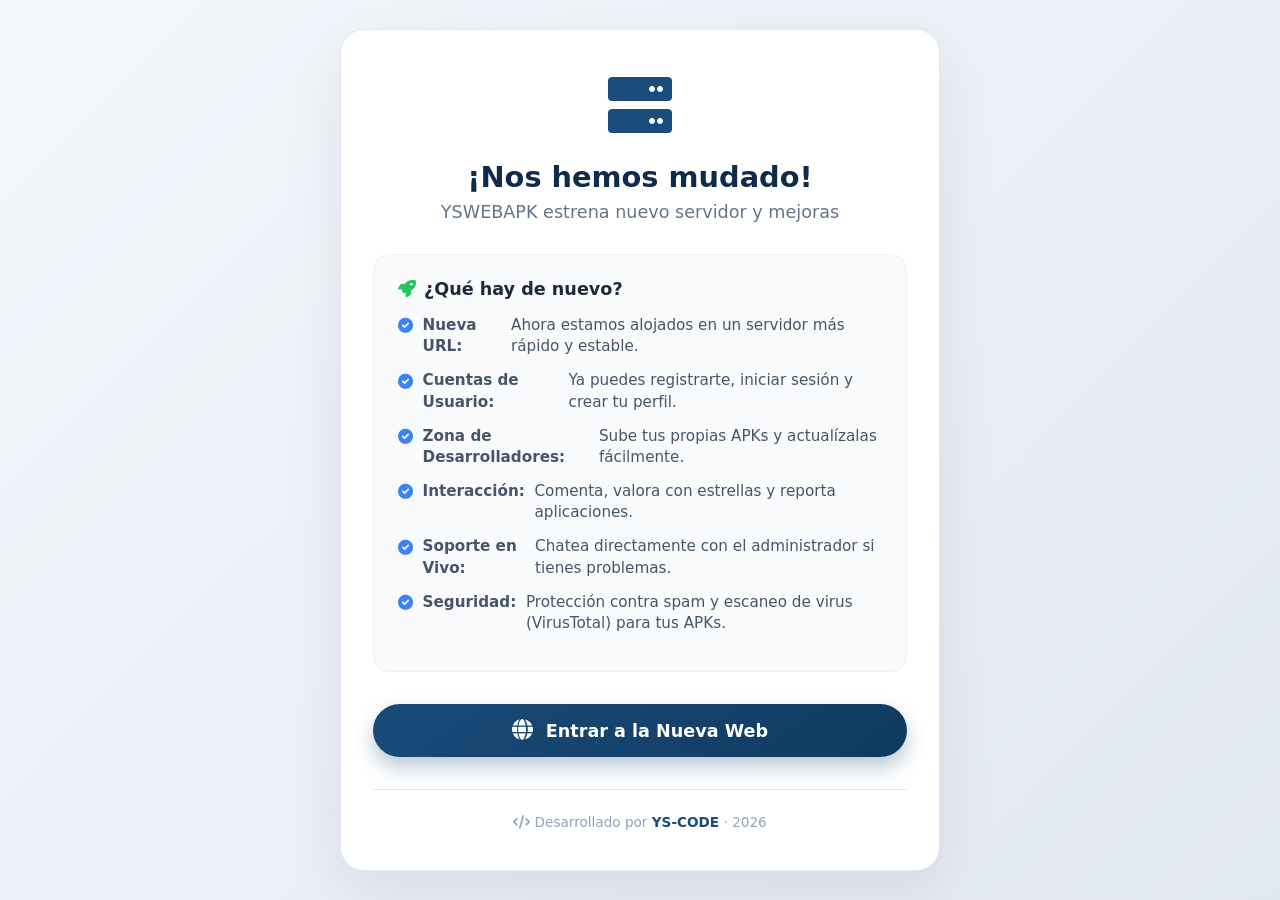
<file: index.html>
<!DOCTYPE html>
<html lang="es">
<head>
    <meta charset="UTF-8">
    <meta name="viewport" content="width=device-width, initial-scale=1.0">
    <title>YSWEBAPK - ¡Nos hemos mudado!</title>
    <link rel="icon" href="https://ysw.infinityfree.me/Ico.jpeg">
    <link rel="stylesheet" href="https://cdnjs.cloudflare.com/ajax/libs/font-awesome/6.0.0-beta3/css/all.min.css">
    <style>
        * {
            margin: 0;
            padding: 0;
            box-sizing: border-box;
            font-family: 'Segoe UI', Roboto, system-ui, -apple-system, sans-serif;
        }

        body {
            background: linear-gradient(135deg, #f4f7fc 0%, #e2e8f0 100%);
            color: #1e293b;
            min-height: 100vh;
            display: flex;
            align-items: center;
            justify-content: center;
            padding: 1.5rem;
        }

        .container {
            background: #ffffff;
            max-width: 600px;
            width: 100%;
            border-radius: 24px;
            padding: 2.5rem 2rem;
            box-shadow: 0 20px 60px rgba(0, 0, 0, 0.08);
            border: 1px solid #e2e8f0;
            text-align: center;
            animation: slideUp 0.6s ease-out;
        }

        @keyframes slideUp {
            from { opacity: 0; transform: translateY(30px); }
            to { opacity: 1; transform: translateY(0); }
        }

        .icon-server {
            font-size: 4rem;
            color: #1a4b7a;
            margin-bottom: 1rem;
            animation: pulse 2s infinite;
        }

        @keyframes pulse {
            0% { transform: scale(1); }
            50% { transform: scale(1.05); }
            100% { transform: scale(1); }
        }

        h1 {
            font-size: 1.8rem;
            color: #0f2b4b;
            margin-bottom: 0.5rem;
            font-weight: 800;
        }

        h2 {
            font-size: 1.1rem;
            color: #64748b;
            font-weight: 500;
            margin-bottom: 2rem;
        }

        .features-list {
            text-align: left;
            background: #f8fafc;
            border-radius: 16px;
            padding: 1.5rem;
            margin-bottom: 2rem;
            border: 1px solid #edf2f7;
        }

        .features-list h3 {
            font-size: 1.1rem;
            color: #1e293b;
            margin-bottom: 1rem;
            display: flex;
            align-items: center;
            gap: 0.5rem;
        }

        .features-list h3 i {
            color: #22c55e;
        }

        .features-list ul {
            list-style: none;
        }

        .features-list li {
            margin-bottom: 0.8rem;
            font-size: 0.95rem;
            color: #475569;
            display: flex;
            align-items: flex-start;
            gap: 0.6rem;
            line-height: 1.4;
        }

        .features-list li i {
            color: #3b82f6;
            margin-top: 0.2rem;
        }

        .btn-go {
            display: inline-flex;
            align-items: center;
            justify-content: center;
            gap: 0.8rem;
            background: linear-gradient(145deg, #1a4b7a, #0f3a5f);
            color: white;
            text-decoration: none;
            padding: 1rem 2rem;
            border-radius: 50px;
            font-weight: 700;
            font-size: 1.1rem;
            width: 100%;
            transition: all 0.3s ease;
            box-shadow: 0 10px 20px rgba(26, 75, 122, 0.3);
        }

        .btn-go:hover {
            transform: translateY(-3px);
            box-shadow: 0 15px 25px rgba(26, 75, 122, 0.4);
            background: linear-gradient(145deg, #0f3a5f, #1a4b7a);
        }

        .btn-go i {
            font-size: 1.3rem;
        }

        .footer {
            margin-top: 2rem;
            font-size: 0.85rem;
            color: #94a3b8;
            border-top: 1px solid #e2e8f0;
            padding-top: 1.5rem;
        }

        .footer strong {
            color: #1a4b7a;
        }

        @media (max-width: 480px) {
            .container { padding: 1.8rem 1.2rem; }
            h1 { font-size: 1.5rem; }
            h2 { font-size: 1rem; }
            .features-list { padding: 1rem; }
            .features-list li { font-size: 0.85rem; }
            .btn-go { font-size: 1rem; padding: 0.9rem 1.5rem; }
        }
    </style>
</head>
<body>

    <div class="container">
        <div class="icon-server">
            <i class="fas fa-server"></i>
        </div>
        
        <h1>¡Nos hemos mudado!</h1>
        <h2>YSWEBAPK estrena nuevo servidor y mejoras</h2>

        <div class="features-list">
            <h3><i class="fas fa-rocket"></i> ¿Qué hay de nuevo?</h3>
            <ul>
                <li><i class="fas fa-check-circle"></i> <strong>Nueva URL:</strong> Ahora estamos alojados en un servidor más rápido y estable.</li>
                <li><i class="fas fa-check-circle"></i> <strong>Cuentas de Usuario:</strong> Ya puedes registrarte, iniciar sesión y crear tu perfil.</li>
                <li><i class="fas fa-check-circle"></i> <strong>Zona de Desarrolladores:</strong> Sube tus propias APKs y actualízalas fácilmente.</li>
                <li><i class="fas fa-check-circle"></i> <strong>Interacción:</strong> Comenta, valora con estrellas y reporta aplicaciones.</li>
                <li><i class="fas fa-check-circle"></i> <strong>Soporte en Vivo:</strong> Chatea directamente con el administrador si tienes problemas.</li>
                <li><i class="fas fa-check-circle"></i> <strong>Seguridad:</strong> Protección contra spam y escaneo de virus (VirusTotal) para tus APKs.</li>
            </ul>
        </div>

        <a href="https://ysw.infinityfree.me/" class="btn-go">
            <i class="fas fa-globe"></i> Entrar a la Nueva Web
        </a>

        <div class="footer">
            <i class="fas fa-code"></i> Desarrollado por <strong>YS-CODE</strong> · 2026
        </div>
    </div>

</body>
</html>
</file>
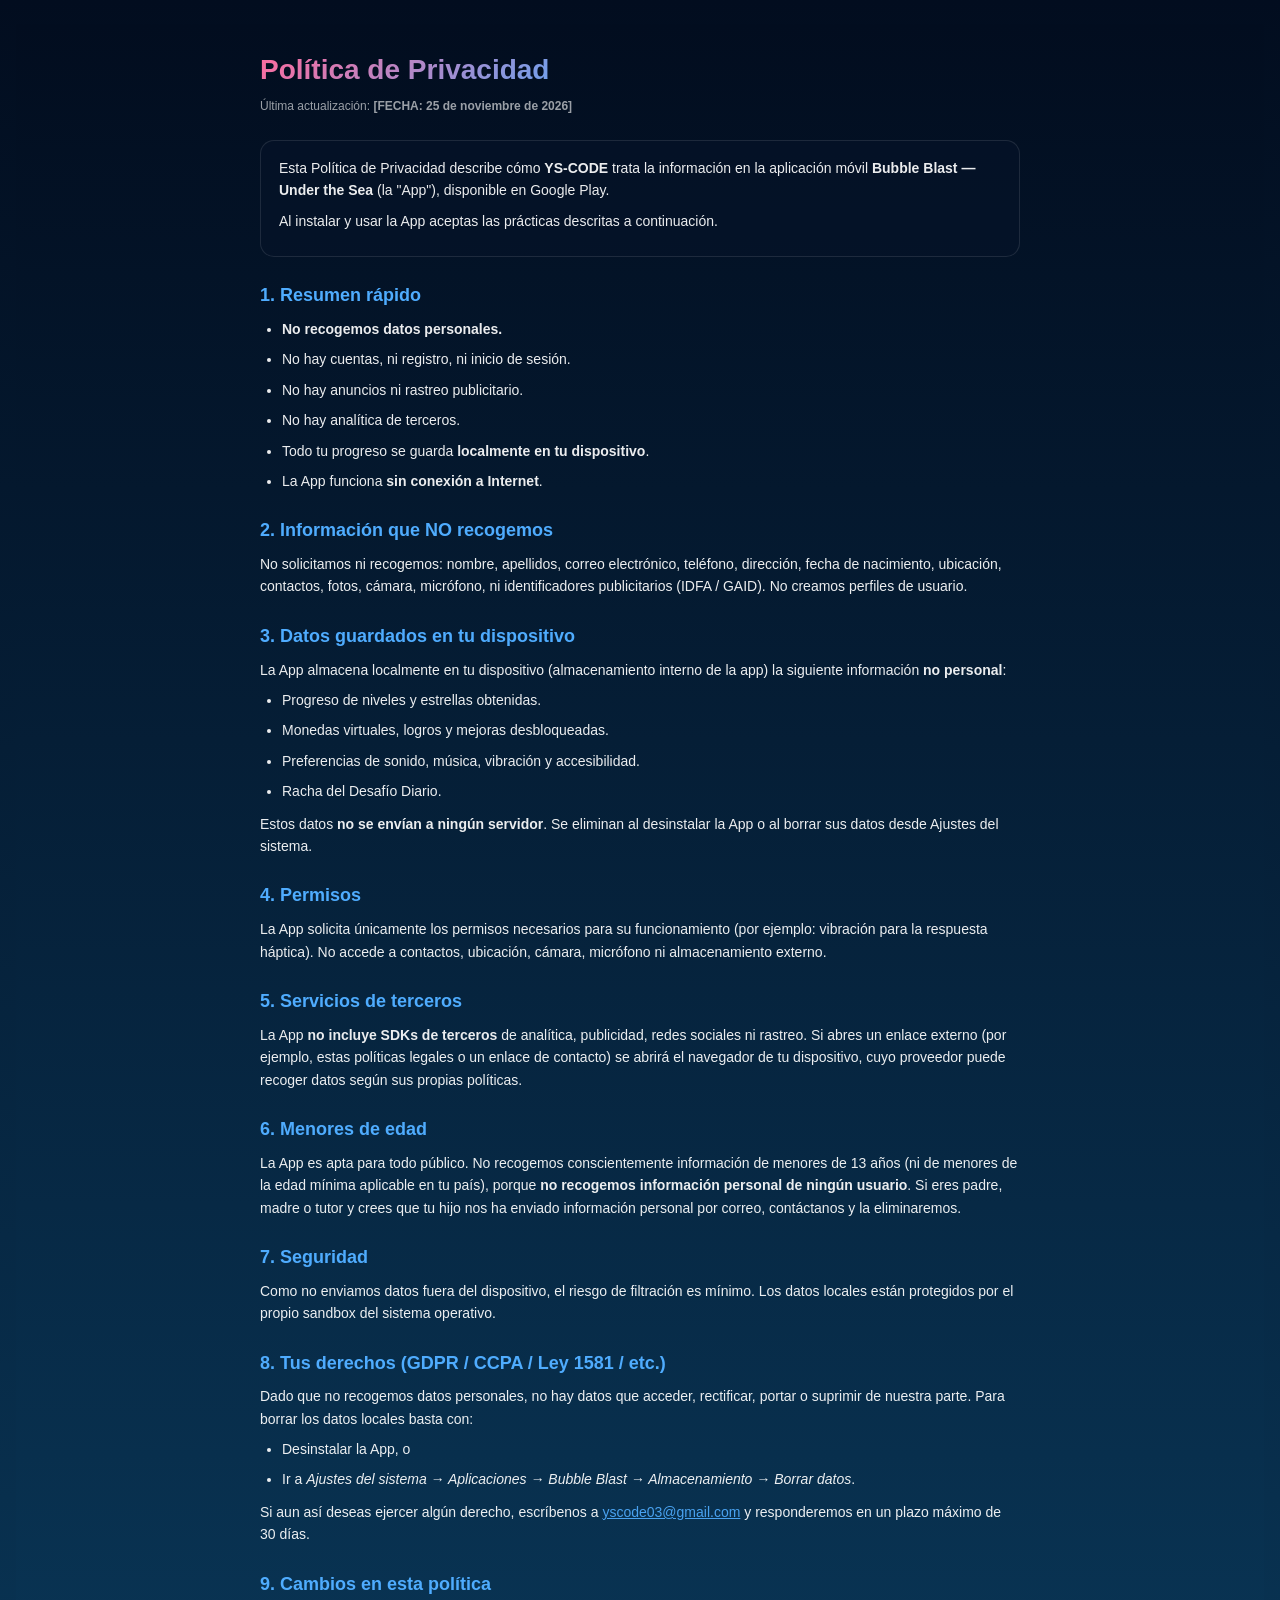
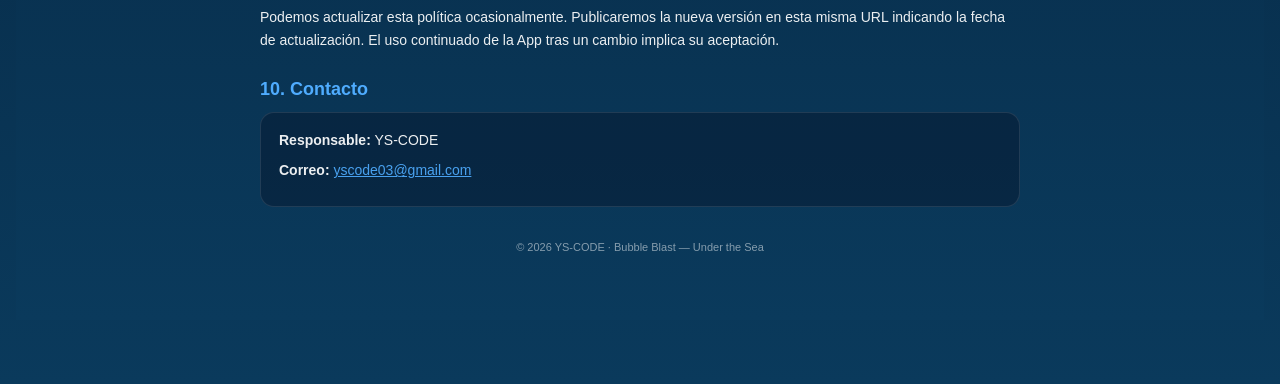
<file: Datosapks/legal/bubbleblast/politica.html>
<!DOCTYPE html>
<html lang="es">
<head>
<meta charset="UTF-8">
<meta name="viewport" content="width=device-width, initial-scale=1, viewport-fit=cover">
<meta name="theme-color" content="#020d1f">
<title>Política de Privacidad — Bubble Blast</title>
<style>
:root{--bg1:#020d1f;--bg2:#0a3a5c;--accent:#ff6b9d;--accent2:#4facfe;--gold:#ffd700;--text:#fff;}
*{margin:0;padding:0;box-sizing:border-box;}
html,body{background:linear-gradient(180deg,var(--bg1),var(--bg2));color:var(--text);
font-family:-apple-system,BlinkMacSystemFont,'Segoe UI',Roboto,sans-serif;line-height:1.6;
min-height:100vh;padding:24px 16px 64px;}
.wrap{max-width:760px;margin:0 auto;}
h1{font-size:28px;margin-bottom:4px;
background:linear-gradient(135deg,var(--accent),var(--accent2),var(--gold));
-webkit-background-clip:text;background-clip:text;-webkit-text-fill-color:transparent;}
.updated{font-size:12px;opacity:.6;margin-bottom:24px;}
h2{font-size:18px;margin:24px 0 8px;color:var(--accent2);}
h3{font-size:15px;margin:16px 0 6px;color:var(--gold);}
p,li{font-size:14px;opacity:.92;margin-bottom:8px;}
ul{padding-left:22px;margin-bottom:10px;}
a{color:var(--accent2);word-break:break-all;}
.card{background:rgba(8,22,42,.45);border:1px solid rgba(255,255,255,.1);
border-radius:14px;padding:16px 18px;margin-bottom:14px;}
.footer{text-align:center;font-size:11px;opacity:.5;margin-top:32px;}
</style>
</head>
<body>
<div class="wrap">

  <h1>Política de Privacidad</h1>
  <div class="updated">Última actualización: <b>[FECHA: 25 de noviembre de 2026]</b></div>

  <div class="card">
    <p>Esta Política de Privacidad describe cómo <b>YS-CODE</b> trata la
    información en la aplicación móvil <b>Bubble Blast — Under the Sea</b> (la "App"),
    disponible en Google Play.</p>
    <p>Al instalar y usar la App aceptas las prácticas descritas a continuación.</p>
  </div>

  <h2>1. Resumen rápido</h2>
  <ul>
    <li><b>No recogemos datos personales.</b></li>
    <li>No hay cuentas, ni registro, ni inicio de sesión.</li>
    <li>No hay anuncios ni rastreo publicitario.</li>
    <li>No hay analítica de terceros.</li>
    <li>Todo tu progreso se guarda <b>localmente en tu dispositivo</b>.</li>
    <li>La App funciona <b>sin conexión a Internet</b>.</li>
  </ul>

  <h2>2. Información que NO recogemos</h2>
  <p>No solicitamos ni recogemos: nombre, apellidos, correo electrónico, teléfono, dirección,
  fecha de nacimiento, ubicación, contactos, fotos, cámara, micrófono, ni identificadores
  publicitarios (IDFA / GAID). No creamos perfiles de usuario.</p>

  <h2>3. Datos guardados en tu dispositivo</h2>
  <p>La App almacena localmente en tu dispositivo (almacenamiento interno de la app) la
  siguiente información <b>no personal</b>:</p>
  <ul>
    <li>Progreso de niveles y estrellas obtenidas.</li>
    <li>Monedas virtuales, logros y mejoras desbloqueadas.</li>
    <li>Preferencias de sonido, música, vibración y accesibilidad.</li>
    <li>Racha del Desafío Diario.</li>
  </ul>
  <p>Estos datos <b>no se envían a ningún servidor</b>. Se eliminan al desinstalar la App
  o al borrar sus datos desde Ajustes del sistema.</p>

  <h2>4. Permisos</h2>
  <p>La App solicita únicamente los permisos necesarios para su funcionamiento
  (por ejemplo: vibración para la respuesta háptica). No accede a contactos, ubicación,
  cámara, micrófono ni almacenamiento externo.</p>

  <h2>5. Servicios de terceros</h2>
  <p>La App <b>no incluye SDKs de terceros</b> de analítica, publicidad, redes sociales
  ni rastreo. Si abres un enlace externo (por ejemplo, estas políticas legales o
  un enlace de contacto) se abrirá el navegador de tu dispositivo, cuyo
  proveedor puede recoger datos según sus propias políticas.</p>

  <h2>6. Menores de edad</h2>
  <p>La App es apta para todo público. No recogemos conscientemente información de
  menores de 13 años (ni de menores de la edad mínima aplicable en tu país),
  porque <b>no recogemos información personal de ningún usuario</b>. Si eres padre,
  madre o tutor y crees que tu hijo nos ha enviado información personal por
  correo, contáctanos y la eliminaremos.</p>

  <h2>7. Seguridad</h2>
  <p>Como no enviamos datos fuera del dispositivo, el riesgo de filtración es mínimo.
  Los datos locales están protegidos por el propio sandbox del sistema operativo.</p>

  <h2>8. Tus derechos (GDPR / CCPA / Ley 1581 / etc.)</h2>
  <p>Dado que no recogemos datos personales, no hay datos que acceder, rectificar,
  portar o suprimir de nuestra parte. Para borrar los datos locales basta con:</p>
  <ul>
    <li>Desinstalar la App, o</li>
    <li>Ir a <i>Ajustes del sistema → Aplicaciones → Bubble Blast → Almacenamiento → Borrar datos</i>.</li>
  </ul>
  <p>Si aun así deseas ejercer algún derecho, escríbenos a
  <a href="mailto:yscode03@gmail.com">yscode03@gmail.com</a> y responderemos
  en un plazo máximo de 30 días.</p>

  <h2>9. Cambios en esta política</h2>
  <p>Podemos actualizar esta política ocasionalmente. Publicaremos la nueva
  versión en esta misma URL indicando la fecha de actualización. El uso
  continuado de la App tras un cambio implica su aceptación.</p>

  <h2>10. Contacto</h2>
  <div class="card">
    <p><b>Responsable:</b> YS-CODE</p>
    <p><b>Correo:</b> <a href="mailto:yscode03@gmail.com">yscode03@gmail.com</a></p>
    
  </div>

  <div class="footer">© 2026 YS-CODE · Bubble Blast — Under the Sea</div>
</div>
</body>
</html>
</file>
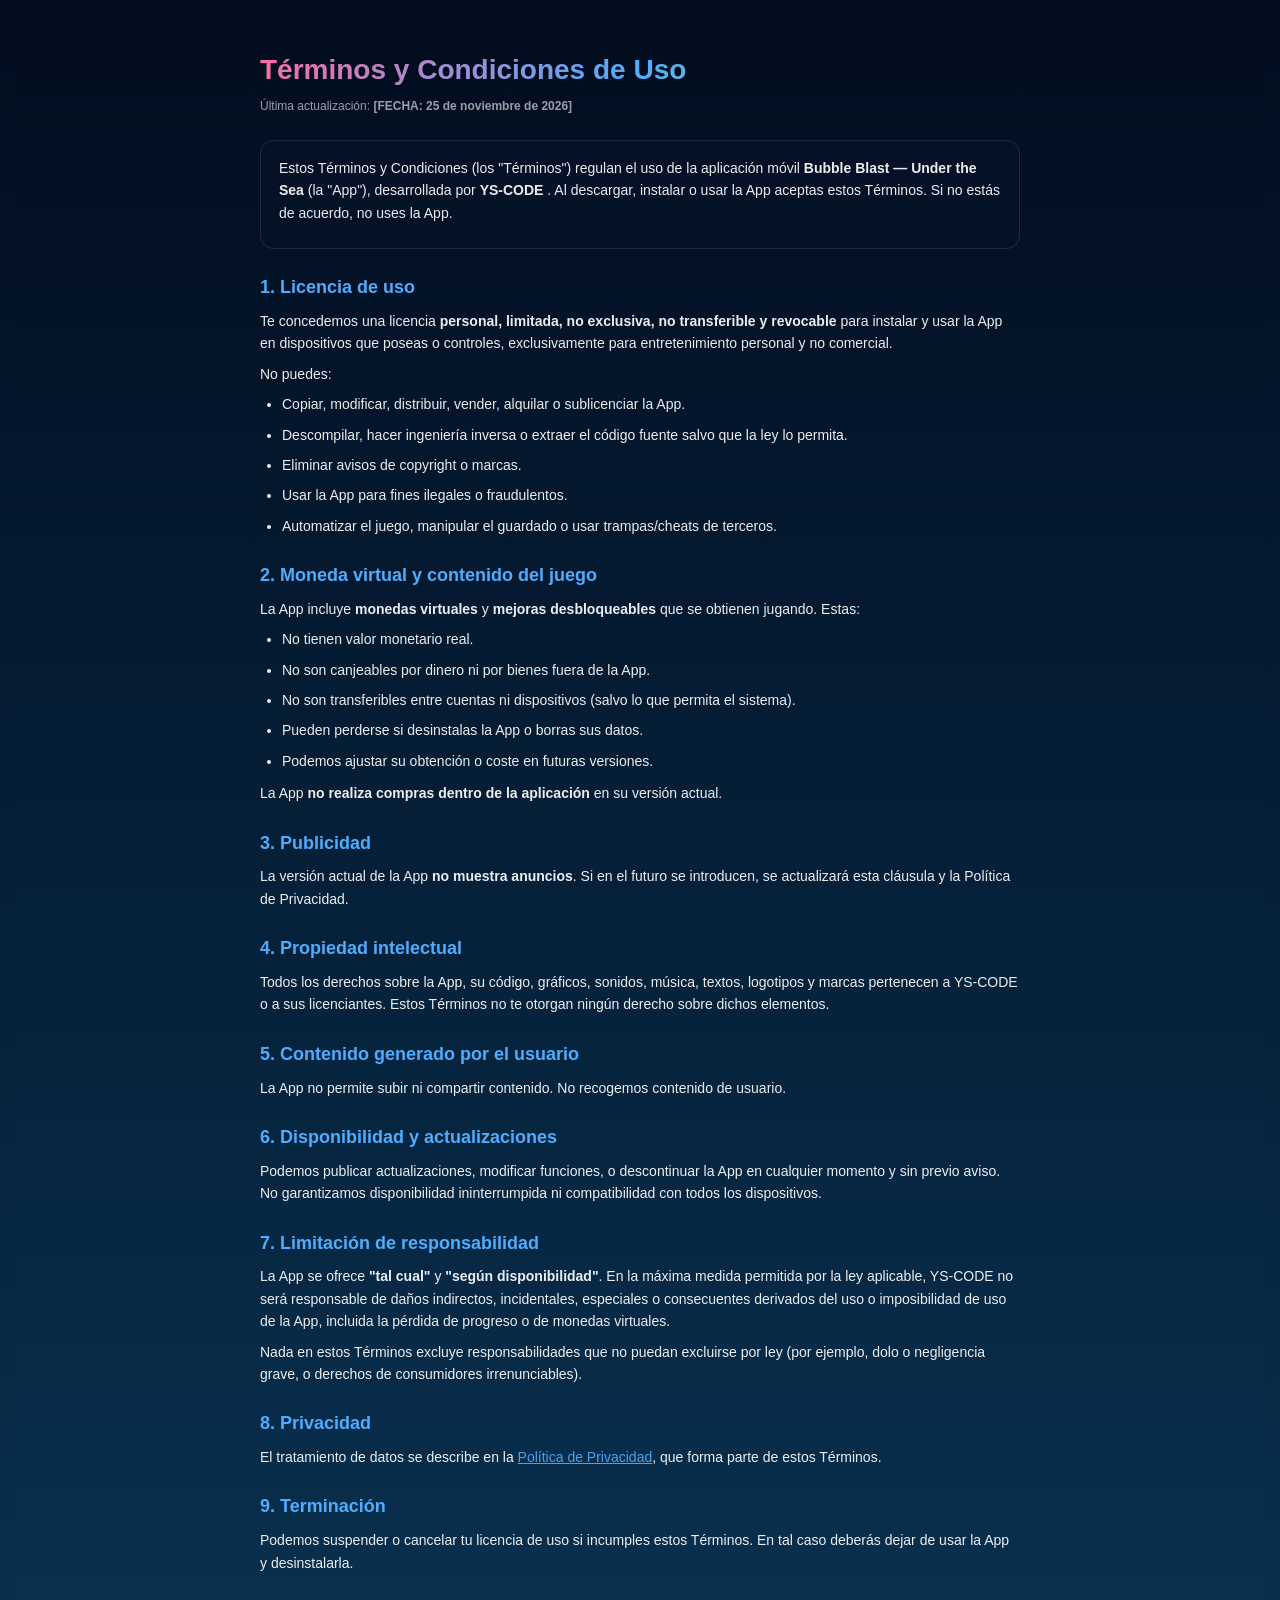
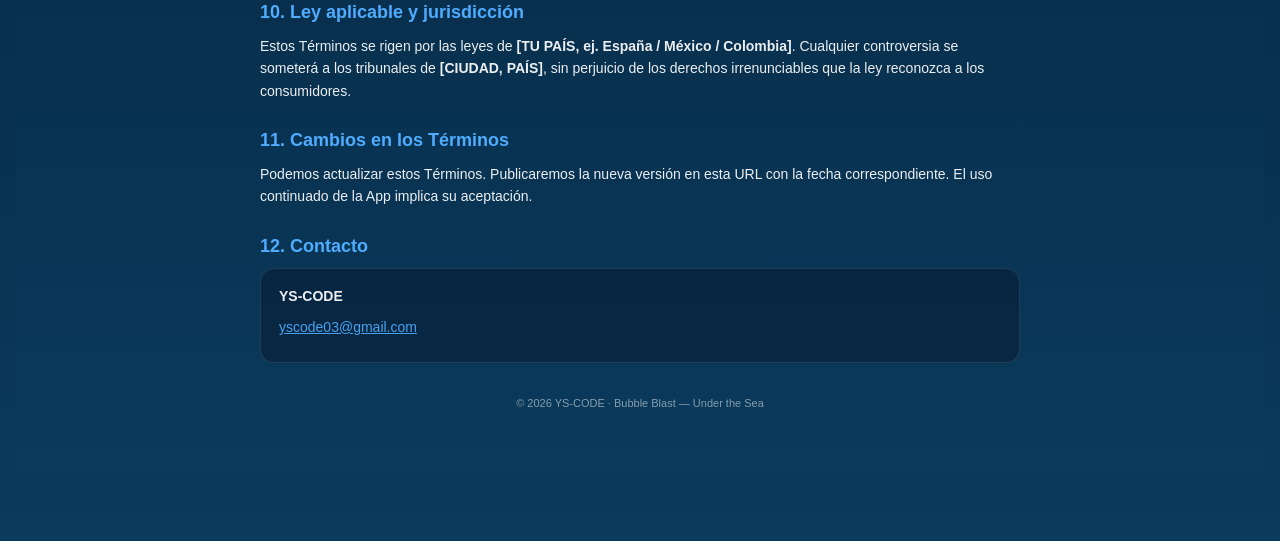
<file: Datosapks/legal/bubbleblast/terminos.html>
<!DOCTYPE html>
<html lang="es">
<head>
<meta charset="UTF-8">
<meta name="viewport" content="width=device-width, initial-scale=1, viewport-fit=cover">
<meta name="theme-color" content="#020d1f">
<title>Términos y Condiciones — Bubble Blast</title>
<style>
:root{--bg1:#020d1f;--bg2:#0a3a5c;--accent:#ff6b9d;--accent2:#4facfe;--gold:#ffd700;--text:#fff;}
*{margin:0;padding:0;box-sizing:border-box;}
html,body{background:linear-gradient(180deg,var(--bg1),var(--bg2));color:var(--text);
font-family:-apple-system,BlinkMacSystemFont,'Segoe UI',Roboto,sans-serif;line-height:1.6;
min-height:100vh;padding:24px 16px 64px;}
.wrap{max-width:760px;margin:0 auto;}
h1{font-size:28px;margin-bottom:4px;
background:linear-gradient(135deg,var(--accent),var(--accent2),var(--gold));
-webkit-background-clip:text;background-clip:text;-webkit-text-fill-color:transparent;}
.updated{font-size:12px;opacity:.6;margin-bottom:24px;}
h2{font-size:18px;margin:24px 0 8px;color:var(--accent2);}
p,li{font-size:14px;opacity:.92;margin-bottom:8px;}
ul{padding-left:22px;margin-bottom:10px;}
a{color:var(--accent2);word-break:break-all;}
.card{background:rgba(8,22,42,.45);border:1px solid rgba(255,255,255,.1);
border-radius:14px;padding:16px 18px;margin-bottom:14px;}
.footer{text-align:center;font-size:11px;opacity:.5;margin-top:32px;}
</style>
</head>
<body>
<div class="wrap">

  <h1>Términos y Condiciones de Uso</h1>
  <div class="updated">Última actualización: <b>[FECHA: 25 de noviembre de 2026]</b></div>

  <div class="card">
    <p>Estos Términos y Condiciones (los "Términos") regulan el uso de la aplicación móvil
    <b>Bubble Blast — Under the Sea</b> (la "App"), desarrollada por <b>YS-CODE</b>
    . Al descargar, instalar o usar la App aceptas estos Términos.
    Si no estás de acuerdo, no uses la App.</p>
  </div>

  <h2>1. Licencia de uso</h2>
  <p>Te concedemos una licencia <b>personal, limitada, no exclusiva, no transferible y revocable</b>
  para instalar y usar la App en dispositivos que poseas o controles, exclusivamente para
  entretenimiento personal y no comercial.</p>
  <p>No puedes:</p>
  <ul>
    <li>Copiar, modificar, distribuir, vender, alquilar o sublicenciar la App.</li>
    <li>Descompilar, hacer ingeniería inversa o extraer el código fuente salvo que la ley lo permita.</li>
    <li>Eliminar avisos de copyright o marcas.</li>
    <li>Usar la App para fines ilegales o fraudulentos.</li>
    <li>Automatizar el juego, manipular el guardado o usar trampas/cheats de terceros.</li>
  </ul>

  <h2>2. Moneda virtual y contenido del juego</h2>
  <p>La App incluye <b>monedas virtuales</b> y <b>mejoras desbloqueables</b> que se obtienen
  jugando. Estas:</p>
  <ul>
    <li>No tienen valor monetario real.</li>
    <li>No son canjeables por dinero ni por bienes fuera de la App.</li>
    <li>No son transferibles entre cuentas ni dispositivos (salvo lo que permita el sistema).</li>
    <li>Pueden perderse si desinstalas la App o borras sus datos.</li>
    <li>Podemos ajustar su obtención o coste en futuras versiones.</li>
  </ul>
  <p>La App <b>no realiza compras dentro de la aplicación</b> en su versión actual.</p>

  <h2>3. Publicidad</h2>
  <p>La versión actual de la App <b>no muestra anuncios</b>. Si en el futuro se introducen,
  se actualizará esta cláusula y la Política de Privacidad.</p>

  <h2>4. Propiedad intelectual</h2>
  <p>Todos los derechos sobre la App, su código, gráficos, sonidos, música, textos,
  logotipos y marcas pertenecen a YS-CODE o a sus licenciantes. Estos Términos
  no te otorgan ningún derecho sobre dichos elementos.</p>

  <h2>5. Contenido generado por el usuario</h2>
  <p>La App no permite subir ni compartir contenido. No recogemos contenido de usuario.</p>

  <h2>6. Disponibilidad y actualizaciones</h2>
  <p>Podemos publicar actualizaciones, modificar funciones, o descontinuar la App
  en cualquier momento y sin previo aviso. No garantizamos disponibilidad
  ininterrumpida ni compatibilidad con todos los dispositivos.</p>

  <h2>7. Limitación de responsabilidad</h2>
  <p>La App se ofrece <b>"tal cual"</b> y <b>"según disponibilidad"</b>. En la máxima medida
  permitida por la ley aplicable, YS-CODE no será responsable de daños indirectos,
  incidentales, especiales o consecuentes derivados del uso o imposibilidad de uso de
  la App, incluida la pérdida de progreso o de monedas virtuales.</p>
  <p>Nada en estos Términos excluye responsabilidades que no puedan excluirse por ley
  (por ejemplo, dolo o negligencia grave, o derechos de consumidores irrenunciables).</p>

  <h2>8. Privacidad</h2>
  <p>El tratamiento de datos se describe en la
  <a href="politica.html">Política de Privacidad</a>, que forma parte de estos Términos.</p>

  <h2>9. Terminación</h2>
  <p>Podemos suspender o cancelar tu licencia de uso si incumples estos Términos.
  En tal caso deberás dejar de usar la App y desinstalarla.</p>

  <h2>10. Ley aplicable y jurisdicción</h2>
  <p>Estos Términos se rigen por las leyes de <b>[TU PAÍS, ej. España / México / Colombia]</b>.
  Cualquier controversia se someterá a los tribunales de <b>[CIUDAD, PAÍS]</b>, sin perjuicio
  de los derechos irrenunciables que la ley reconozca a los consumidores.</p>

  <h2>11. Cambios en los Términos</h2>
  <p>Podemos actualizar estos Términos. Publicaremos la nueva versión en esta URL
  con la fecha correspondiente. El uso continuado de la App implica su aceptación.</p>

  <h2>12. Contacto</h2>
  <div class="card">
    <p><b>YS-CODE</b></p>
    <p><a href="mailto:yscode03@gmail.com">yscode03@gmail.com</a></p>
  </div>

  <div class="footer">© 2026 YS-CODE · Bubble Blast — Under the Sea</div>
</div>
</body>
</html>
</file>
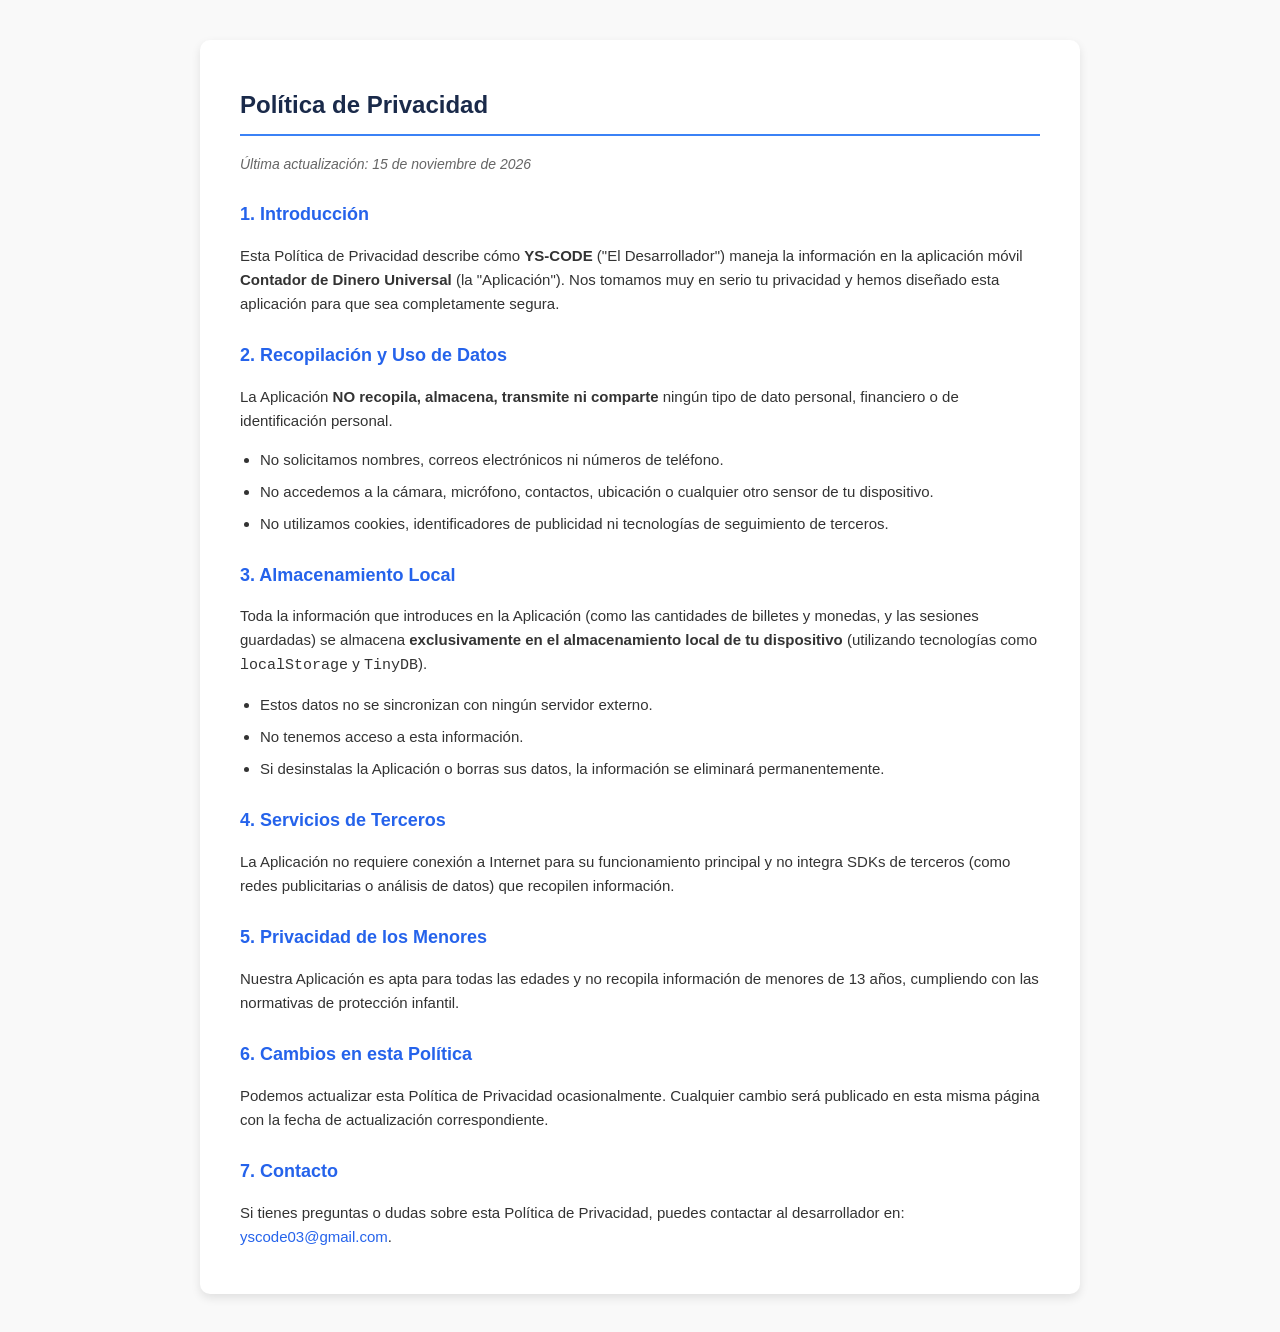
<file: Datosapks/legal/contador/politica.html>
<!DOCTYPE html>
<html lang="es">
<head>
    <meta charset="UTF-8">
    <meta name="viewport" content="width=device-width, initial-scale=1.0">
    <title>Política de Privacidad - Contador de Dinero Universal</title>
    <style>
        body {
            font-family: 'Segoe UI', Tahoma, Geneva, Verdana, sans-serif;
            line-height: 1.6;
            color: #333;
            background-color: #f9f9f9;
            margin: 0;
            padding: 0;
        }
        .container {
            max-width: 800px;
            margin: 40px auto;
            background: #fff;
            padding: 30px 40px;
            border-radius: 10px;
            box-shadow: 0 4px 10px rgba(0,0,0,0.1);
        }
        h1 {
            color: #1a2a4a;
            border-bottom: 2px solid #3b82f6;
            padding-bottom: 10px;
            font-size: 24px;
        }
        h2 {
            color: #2563eb;
            font-size: 18px;
            margin-top: 25px;
        }
        p, ul {
            font-size: 15px;
            margin-bottom: 15px;
        }
        ul {
            padding-left: 20px;
        }
        li {
            margin-bottom: 8px;
        }
        .date {
            font-style: italic;
            color: #666;
            font-size: 14px;
        }
        a {
            color: #2563eb;
            text-decoration: none;
        }
        a:hover {
            text-decoration: underline;
        }
        @media (max-width: 600px) {
            .container {
                margin: 10px;
                padding: 20px;
            }
            h1 { font-size: 20px; }
            h2 { font-size: 16px; }
        }
    </style>
</head>
<body>
    <div class="container">
        <h1>Política de Privacidad</h1>
        <p class="date">Última actualización: 15 de noviembre de 2026</p>

        <h2>1. Introducción</h2>
        <p>Esta Política de Privacidad describe cómo <strong>YS-CODE</strong> ("El Desarrollador") maneja la información en la aplicación móvil <strong>Contador de Dinero Universal</strong> (la "Aplicación"). Nos tomamos muy en serio tu privacidad y hemos diseñado esta aplicación para que sea completamente segura.</p>

        <h2>2. Recopilación y Uso de Datos</h2>
        <p>La Aplicación <strong>NO recopila, almacena, transmite ni comparte</strong> ningún tipo de dato personal, financiero o de identificación personal.</p>
        <ul>
            <li>No solicitamos nombres, correos electrónicos ni números de teléfono.</li>
            <li>No accedemos a la cámara, micrófono, contactos, ubicación o cualquier otro sensor de tu dispositivo.</li>
            <li>No utilizamos cookies, identificadores de publicidad ni tecnologías de seguimiento de terceros.</li>
        </ul>

        <h2>3. Almacenamiento Local</h2>
        <p>Toda la información que introduces en la Aplicación (como las cantidades de billetes y monedas, y las sesiones guardadas) se almacena <strong>exclusivamente en el almacenamiento local de tu dispositivo</strong> (utilizando tecnologías como <code>localStorage</code> y <code>TinyDB</code>).</p>
        <ul>
            <li>Estos datos no se sincronizan con ningún servidor externo.</li>
            <li>No tenemos acceso a esta información.</li>
            <li>Si desinstalas la Aplicación o borras sus datos, la información se eliminará permanentemente.</li>
        </ul>

        <h2>4. Servicios de Terceros</h2>
        <p>La Aplicación no requiere conexión a Internet para su funcionamiento principal y no integra SDKs de terceros (como redes publicitarias o análisis de datos) que recopilen información.</p>

        <h2>5. Privacidad de los Menores</h2>
        <p>Nuestra Aplicación es apta para todas las edades y no recopila información de menores de 13 años, cumpliendo con las normativas de protección infantil.</p>

        <h2>6. Cambios en esta Política</h2>
        <p>Podemos actualizar esta Política de Privacidad ocasionalmente. Cualquier cambio será publicado en esta misma página con la fecha de actualización correspondiente.</p>

        <h2>7. Contacto</h2>
        <p>Si tienes preguntas o dudas sobre esta Política de Privacidad, puedes contactar al desarrollador en: <a href="mailto:yscode03@gmail.com">yscode03@gmail.com</a>.</p>
    </div>
</body>
</html>
</file>
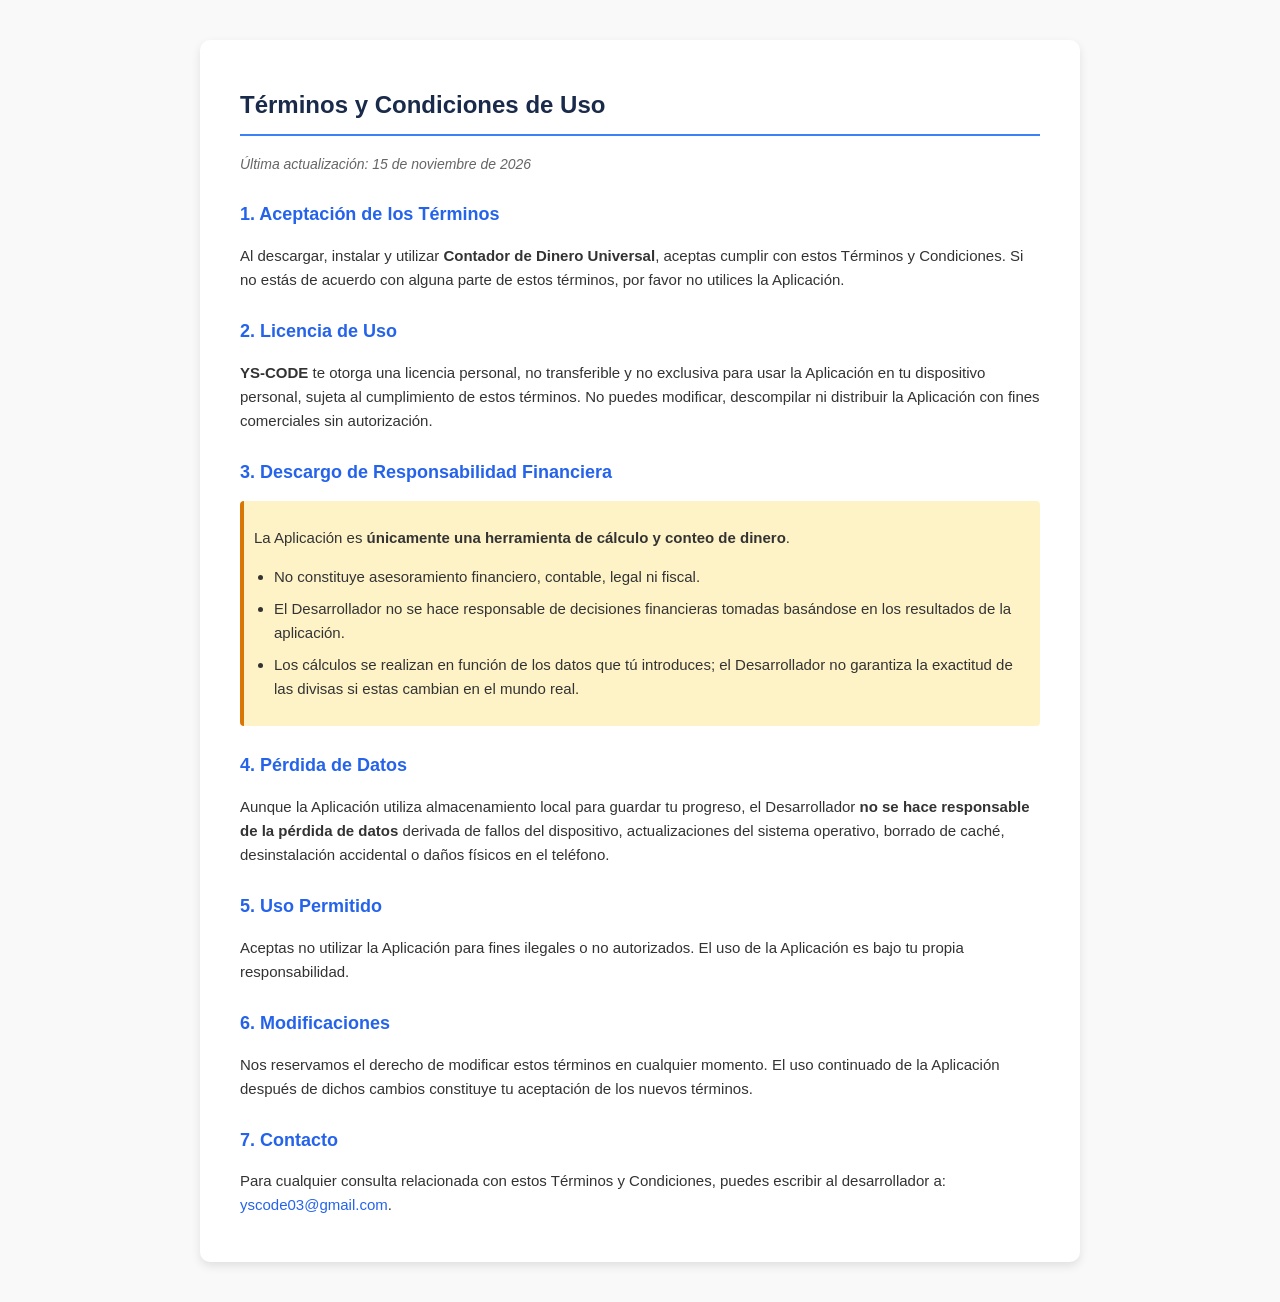
<file: Datosapks/legal/contador/terminos.html>
<!DOCTYPE html>
<html lang="es">
<head>
    <meta charset="UTF-8">
    <meta name="viewport" content="width=device-width, initial-scale=1.0">
    <title>Términos y Condiciones - Contador de Dinero Universal</title>
    <style>
        body {
            font-family: 'Segoe UI', Tahoma, Geneva, Verdana, sans-serif;
            line-height: 1.6;
            color: #333;
            background-color: #f9f9f9;
            margin: 0;
            padding: 0;
        }
        .container {
            max-width: 800px;
            margin: 40px auto;
            background: #fff;
            padding: 30px 40px;
            border-radius: 10px;
            box-shadow: 0 4px 10px rgba(0,0,0,0.1);
        }
        h1 {
            color: #1a2a4a;
            border-bottom: 2px solid #3b82f6;
            padding-bottom: 10px;
            font-size: 24px;
        }
        h2 {
            color: #2563eb;
            font-size: 18px;
            margin-top: 25px;
        }
        p, ul {
            font-size: 15px;
            margin-bottom: 15px;
        }
        ul {
            padding-left: 20px;
        }
        li {
            margin-bottom: 8px;
        }
        .date {
            font-style: italic;
            color: #666;
            font-size: 14px;
        }
        .highlight {
            background-color: #fef3c7;
            padding: 10px;
            border-left: 4px solid #d97706;
            border-radius: 4px;
        }
        a {
            color: #2563eb;
            text-decoration: none;
        }
        a:hover {
            text-decoration: underline;
        }
        @media (max-width: 600px) {
            .container {
                margin: 10px;
                padding: 20px;
            }
            h1 { font-size: 20px; }
            h2 { font-size: 16px; }
        }
    </style>
</head>
<body>
    <div class="container">
        <h1>Términos y Condiciones de Uso</h1>
        <p class="date">Última actualización: 15 de noviembre de 2026</p>

        <h2>1. Aceptación de los Términos</h2>
        <p>Al descargar, instalar y utilizar <strong>Contador de Dinero Universal</strong>, aceptas cumplir con estos Términos y Condiciones. Si no estás de acuerdo con alguna parte de estos términos, por favor no utilices la Aplicación.</p>

        <h2>2. Licencia de Uso</h2>
        <p><strong>YS-CODE</strong> te otorga una licencia personal, no transferible y no exclusiva para usar la Aplicación en tu dispositivo personal, sujeta al cumplimiento de estos términos. No puedes modificar, descompilar ni distribuir la Aplicación con fines comerciales sin autorización.</p>

        <h2>3. Descargo de Responsabilidad Financiera</h2>
        <div class="highlight">
            <p>La Aplicación es <strong>únicamente una herramienta de cálculo y conteo de dinero</strong>.</p>
            <ul>
                <li>No constituye asesoramiento financiero, contable, legal ni fiscal.</li>
                <li>El Desarrollador no se hace responsable de decisiones financieras tomadas basándose en los resultados de la aplicación.</li>
                <li>Los cálculos se realizan en función de los datos que tú introduces; el Desarrollador no garantiza la exactitud de las divisas si estas cambian en el mundo real.</li>
            </ul>
        </div>

        <h2>4. Pérdida de Datos</h2>
        <p>Aunque la Aplicación utiliza almacenamiento local para guardar tu progreso, el Desarrollador <strong>no se hace responsable de la pérdida de datos</strong> derivada de fallos del dispositivo, actualizaciones del sistema operativo, borrado de caché, desinstalación accidental o daños físicos en el teléfono.</p>

        <h2>5. Uso Permitido</h2>
        <p>Aceptas no utilizar la Aplicación para fines ilegales o no autorizados. El uso de la Aplicación es bajo tu propia responsabilidad.</p>

        <h2>6. Modificaciones</h2>
        <p>Nos reservamos el derecho de modificar estos términos en cualquier momento. El uso continuado de la Aplicación después de dichos cambios constituye tu aceptación de los nuevos términos.</p>

        <h2>7. Contacto</h2>
        <p>Para cualquier consulta relacionada con estos Términos y Condiciones, puedes escribir al desarrollador a: <a href="mailto:yscode03@gmail.com">yscode03@gmail.com</a>.</p>
    </div>
</body>
</html>
</file>
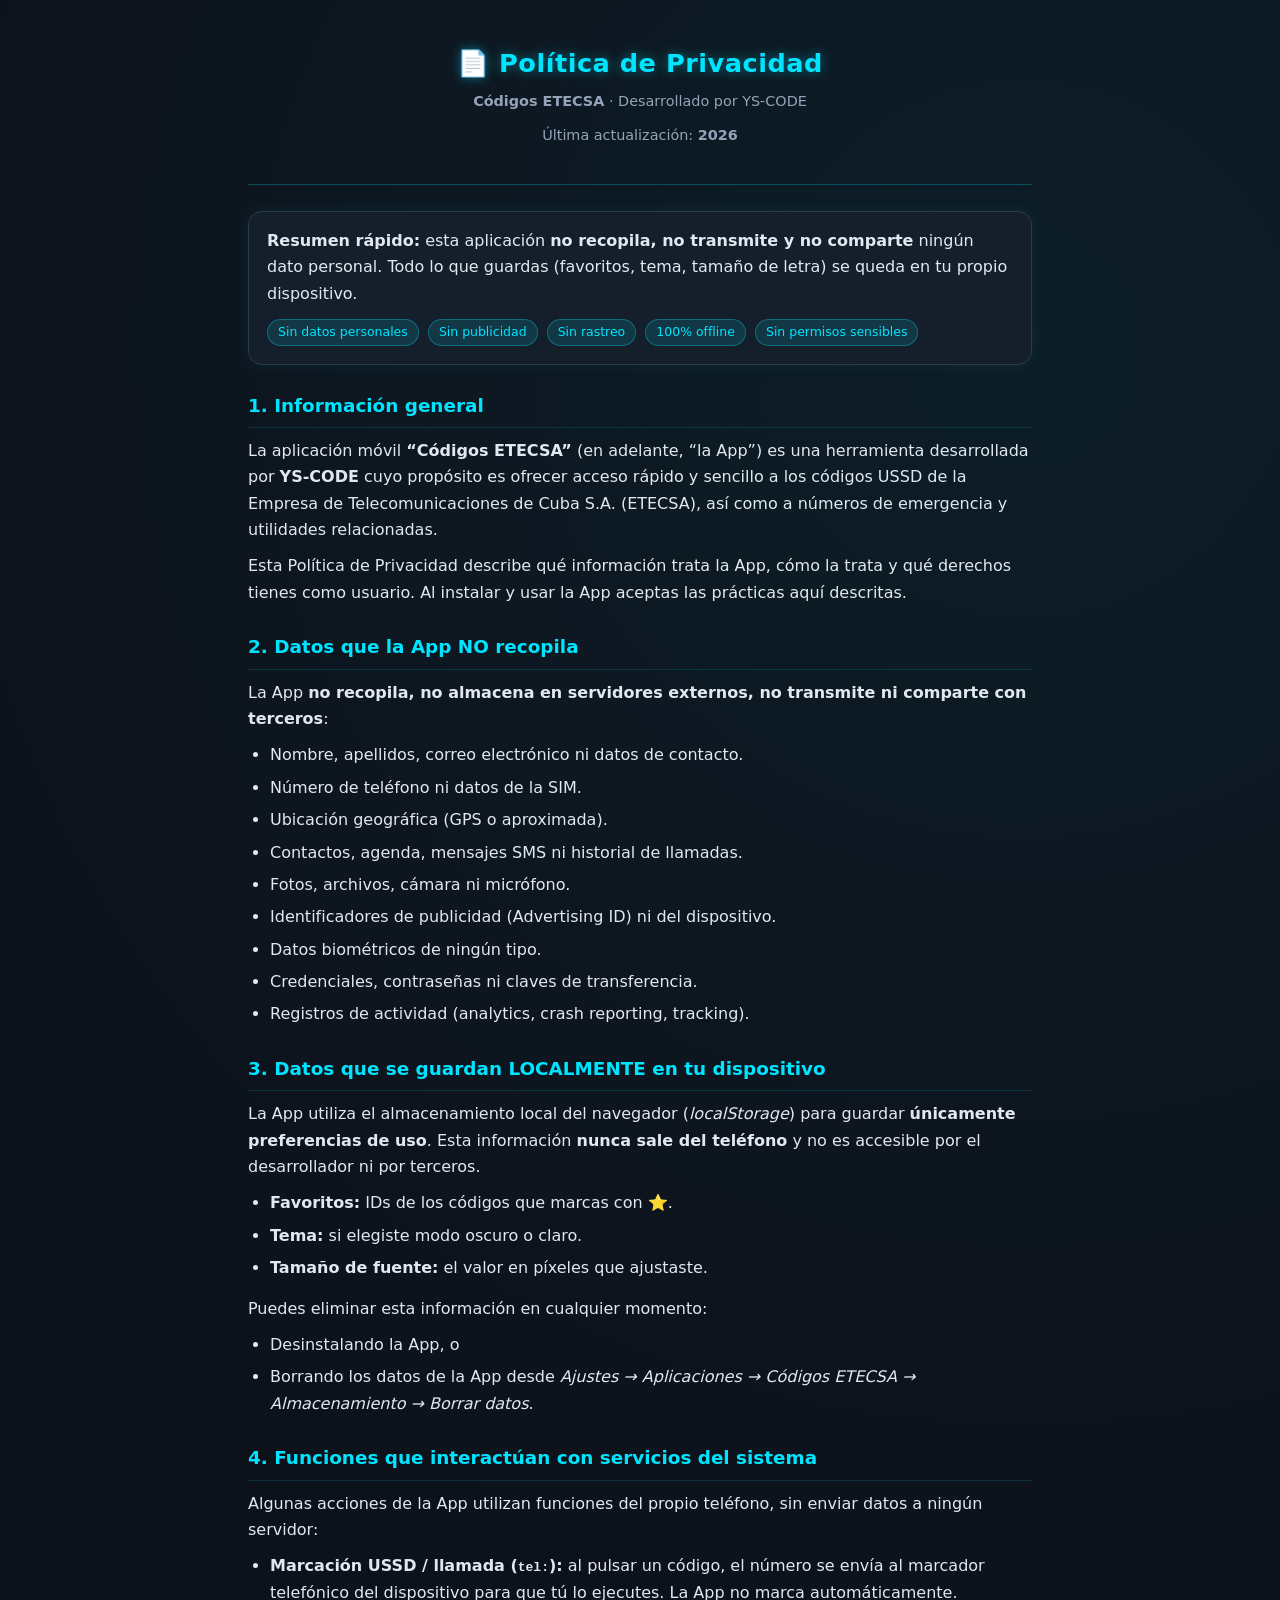
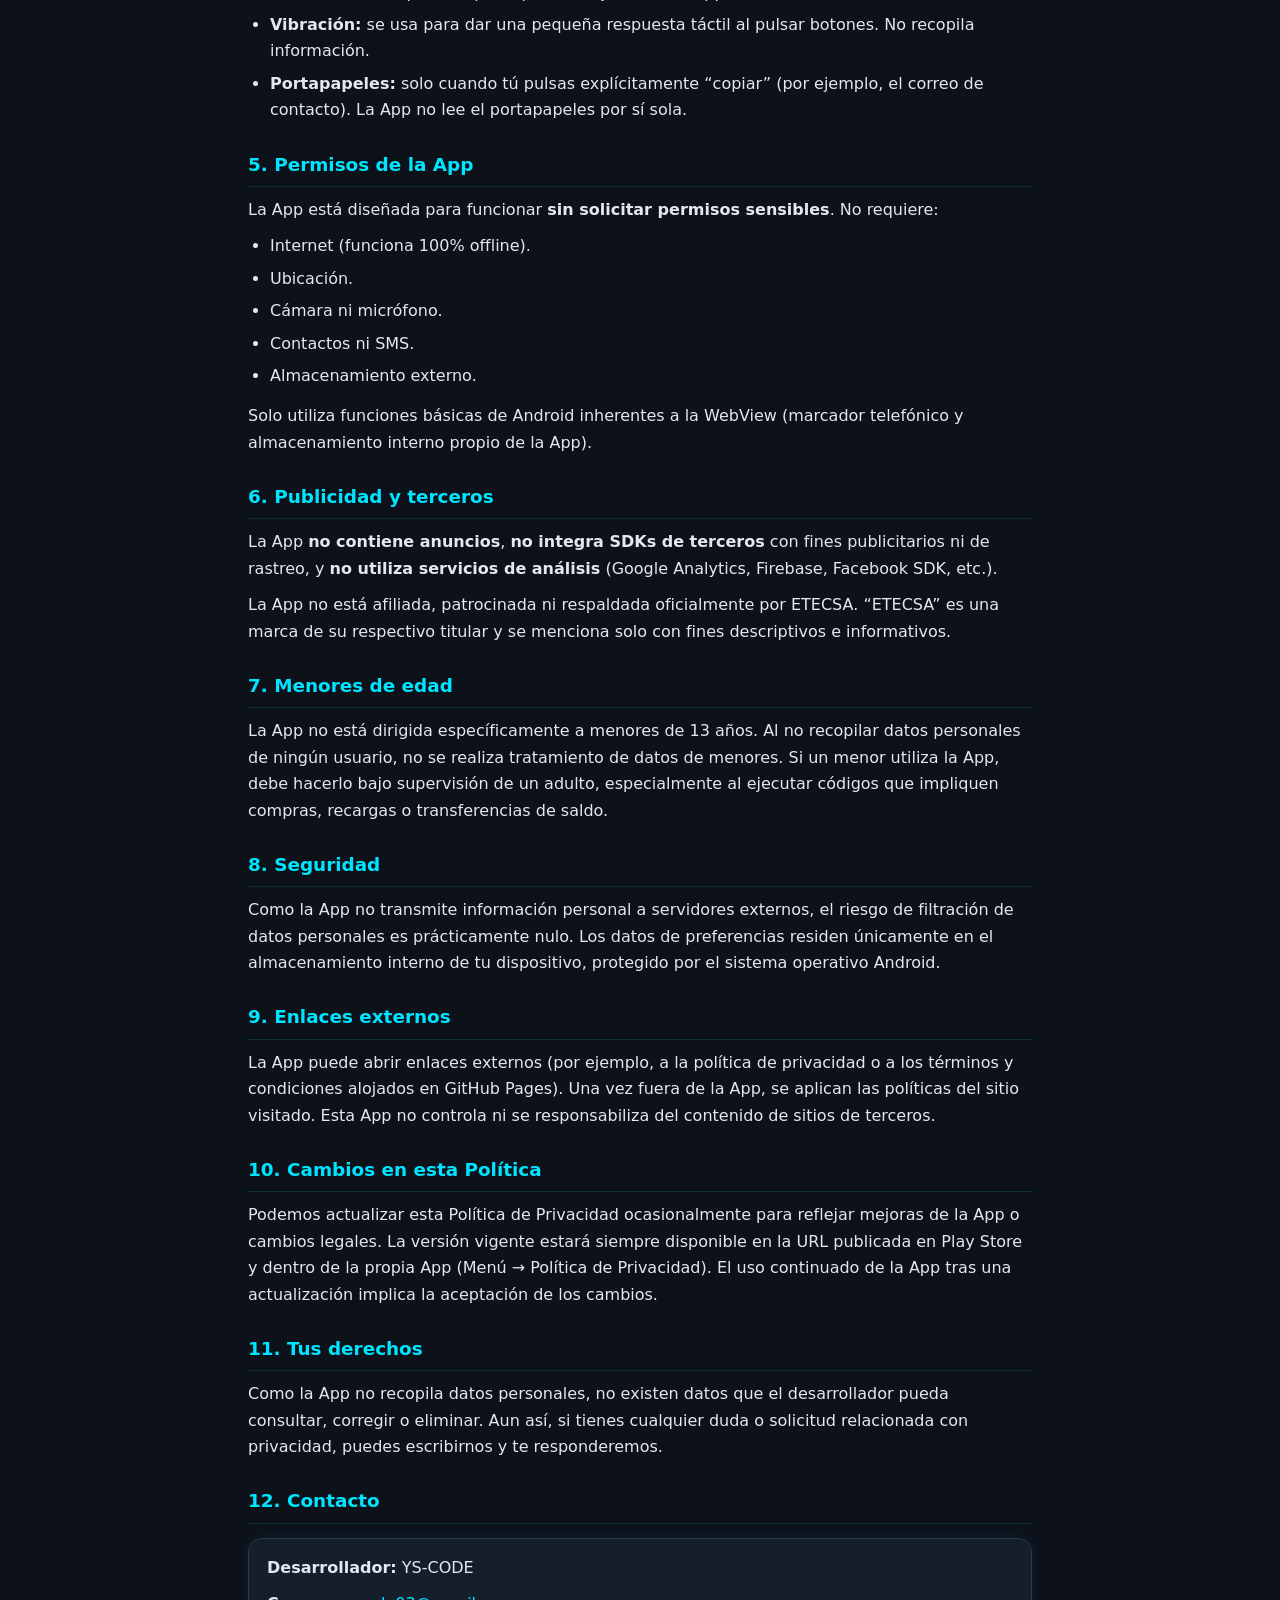
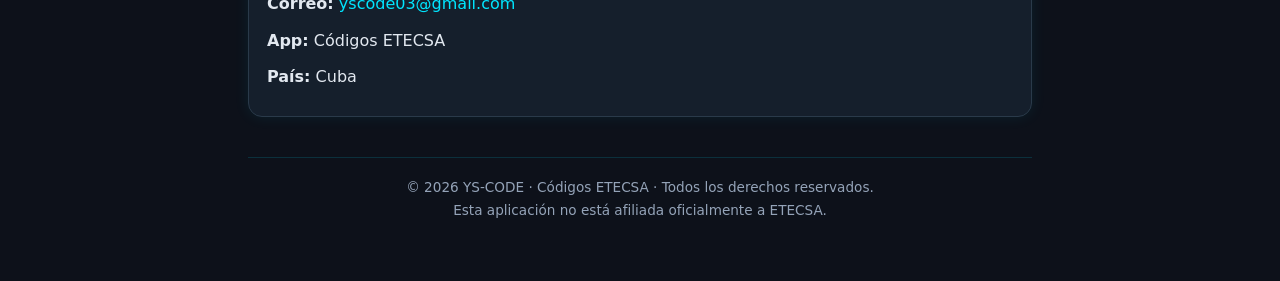
<file: Datosapks/legal/etecsacodes/politica.html>
<!DOCTYPE html>
<html lang="es">
<head>
<meta charset="UTF-8">
<meta name="viewport" content="width=device-width, initial-scale=1.0">
<title>Política de Privacidad – Códigos ETECSA</title>
<style>
  :root{
    --cyan:#00e5ff; --bg:#0d111a; --surface:#151f2c; --text:#e2e8f0;
    --dim:#94a3b8; --border:#2a3a4a; --radius:14px;
  }
  *{margin:0;padding:0;box-sizing:border-box}
  body{
    font-family:'Segoe UI',Roboto,system-ui,sans-serif;
    background:var(--bg);
    background-image:radial-gradient(circle at 80% 10%,rgba(0,229,255,.06) 0%,transparent 40%);
    color:var(--text);
    line-height:1.65;
    padding:24px 18px 60px;
    max-width:820px;margin:0 auto;
    min-height:100vh;
  }
  header{
    text-align:center;padding:18px 12px 26px;
    border-bottom:1px solid rgba(0,229,255,.25);
    margin-bottom:26px;
  }
  header h1{
    font-size:1.6rem;color:var(--cyan);
    text-shadow:0 0 12px rgba(0,229,255,.45);
    letter-spacing:.5px;
  }
  header p{color:var(--dim);font-size:.9rem;margin-top:6px}
  h2{
    font-size:1.15rem;color:var(--cyan);margin:26px 0 10px;
    padding-bottom:6px;border-bottom:1px solid rgba(0,229,255,.15);
  }
  h3{font-size:1rem;color:var(--cyan);margin:16px 0 6px}
  p{margin-bottom:10px;color:var(--text)}
  ul{margin:8px 0 14px 22px}
  li{margin-bottom:6px}
  a{color:var(--cyan);text-decoration:none}
  a:hover{text-decoration:underline}
  .card{
    background:var(--surface);border:1px solid var(--border);
    border-radius:var(--radius);padding:16px 18px;margin:14px 0;
    box-shadow:0 0 15px rgba(0,229,255,.08);
  }
  .tag{
    display:inline-block;background:rgba(0,229,255,.12);
    color:var(--cyan);border:1px solid rgba(0,229,255,.3);
    padding:2px 10px;border-radius:20px;font-size:.78rem;
    margin:2px 4px 2px 0;
  }
  footer{
    margin-top:40px;padding-top:18px;
    border-top:1px solid rgba(0,229,255,.15);
    text-align:center;color:var(--dim);font-size:.85rem;
  }
</style>
</head>
<body>

<header>
  <h1>📄 Política de Privacidad</h1>
  <p><strong>Códigos ETECSA</strong> · Desarrollado por YS-CODE</p>
  <p>Última actualización: <strong>2026</strong></p>
</header>

<div class="card">
  <p><strong>Resumen rápido:</strong> esta aplicación <strong>no recopila, no transmite y no comparte</strong> ningún dato personal. Todo lo que guardas (favoritos, tema, tamaño de letra) se queda en tu propio dispositivo.</p>
  <div>
    <span class="tag">Sin datos personales</span>
    <span class="tag">Sin publicidad</span>
    <span class="tag">Sin rastreo</span>
    <span class="tag">100% offline</span>
    <span class="tag">Sin permisos sensibles</span>
  </div>
</div>

<h2>1. Información general</h2>
<p>
  La aplicación móvil <strong>“Códigos ETECSA”</strong> (en adelante, “la App”) es una herramienta desarrollada por
  <strong>YS-CODE</strong> cuyo propósito es ofrecer acceso rápido y sencillo a los códigos USSD de la Empresa de
  Telecomunicaciones de Cuba S.A. (ETECSA), así como a números de emergencia y utilidades relacionadas.
</p>
<p>
  Esta Política de Privacidad describe qué información trata la App, cómo la trata y qué derechos tienes como usuario.
  Al instalar y usar la App aceptas las prácticas aquí descritas.
</p>

<h2>2. Datos que la App NO recopila</h2>
<p>La App <strong>no recopila, no almacena en servidores externos, no transmite ni comparte con terceros</strong>:</p>
<ul>
  <li>Nombre, apellidos, correo electrónico ni datos de contacto.</li>
  <li>Número de teléfono ni datos de la SIM.</li>
  <li>Ubicación geográfica (GPS o aproximada).</li>
  <li>Contactos, agenda, mensajes SMS ni historial de llamadas.</li>
  <li>Fotos, archivos, cámara ni micrófono.</li>
  <li>Identificadores de publicidad (Advertising ID) ni del dispositivo.</li>
  <li>Datos biométricos de ningún tipo.</li>
  <li>Credenciales, contraseñas ni claves de transferencia.</li>
  <li>Registros de actividad (analytics, crash reporting, tracking).</li>
</ul>

<h2>3. Datos que se guardan LOCALMENTE en tu dispositivo</h2>
<p>
  La App utiliza el almacenamiento local del navegador (<em>localStorage</em>) para guardar
  <strong>únicamente preferencias de uso</strong>. Esta información <strong>nunca sale del teléfono</strong> y no es accesible por el desarrollador ni por terceros.
</p>
<ul>
  <li><strong>Favoritos:</strong> IDs de los códigos que marcas con ⭐.</li>
  <li><strong>Tema:</strong> si elegiste modo oscuro o claro.</li>
  <li><strong>Tamaño de fuente:</strong> el valor en píxeles que ajustaste.</li>
</ul>
<p>Puedes eliminar esta información en cualquier momento:</p>
<ul>
  <li>Desinstalando la App, o</li>
  <li>Borrando los datos de la App desde <em>Ajustes → Aplicaciones → Códigos ETECSA → Almacenamiento → Borrar datos</em>.</li>
</ul>

<h2>4. Funciones que interactúan con servicios del sistema</h2>
<p>Algunas acciones de la App utilizan funciones del propio teléfono, sin enviar datos a ningún servidor:</p>
<ul>
  <li><strong>Marcación USSD / llamada (<code>tel:</code>):</strong> al pulsar un código, el número se envía al marcador telefónico del dispositivo para que tú lo ejecutes. La App no marca automáticamente.</li>
  <li><strong>Vibración:</strong> se usa para dar una pequeña respuesta táctil al pulsar botones. No recopila información.</li>
  <li><strong>Portapapeles:</strong> solo cuando tú pulsas explícitamente “copiar” (por ejemplo, el correo de contacto). La App no lee el portapapeles por sí sola.</li>
</ul>

<h2>5. Permisos de la App</h2>
<p>La App está diseñada para funcionar <strong>sin solicitar permisos sensibles</strong>. No requiere:</p>
<ul>
  <li>Internet (funciona 100% offline).</li>
  <li>Ubicación.</li>
  <li>Cámara ni micrófono.</li>
  <li>Contactos ni SMS.</li>
  <li>Almacenamiento externo.</li>
</ul>
<p>Solo utiliza funciones básicas de Android inherentes a la WebView (marcador telefónico y almacenamiento interno propio de la App).</p>

<h2>6. Publicidad y terceros</h2>
<p>
  La App <strong>no contiene anuncios</strong>, <strong>no integra SDKs de terceros</strong> con fines publicitarios ni de rastreo,
  y <strong>no utiliza servicios de análisis</strong> (Google Analytics, Firebase, Facebook SDK, etc.).
</p>
<p>
  La App no está afiliada, patrocinada ni respaldada oficialmente por ETECSA. “ETECSA” es una marca de su respectivo titular y se menciona solo con fines descriptivos e informativos.
</p>

<h2>7. Menores de edad</h2>
<p>
  La App no está dirigida específicamente a menores de 13 años. Al no recopilar datos personales de ningún usuario,
  no se realiza tratamiento de datos de menores. Si un menor utiliza la App, debe hacerlo bajo supervisión de un adulto,
  especialmente al ejecutar códigos que impliquen compras, recargas o transferencias de saldo.
</p>

<h2>8. Seguridad</h2>
<p>
  Como la App no transmite información personal a servidores externos, el riesgo de filtración de datos personales
  es prácticamente nulo. Los datos de preferencias residen únicamente en el almacenamiento interno de tu dispositivo,
  protegido por el sistema operativo Android.
</p>

<h2>9. Enlaces externos</h2>
<p>
  La App puede abrir enlaces externos (por ejemplo, a la política de privacidad o a los términos y condiciones alojados en GitHub Pages).
  Una vez fuera de la App, se aplican las políticas del sitio visitado. Esta App no controla ni se responsabiliza del contenido de sitios de terceros.
</p>

<h2>10. Cambios en esta Política</h2>
<p>
  Podemos actualizar esta Política de Privacidad ocasionalmente para reflejar mejoras de la App o cambios legales.
  La versión vigente estará siempre disponible en la URL publicada en Play Store y dentro de la propia App
  (Menú → Política de Privacidad). El uso continuado de la App tras una actualización implica la aceptación de los cambios.
</p>

<h2>11. Tus derechos</h2>
<p>
  Como la App no recopila datos personales, no existen datos que el desarrollador pueda consultar, corregir o eliminar.
  Aun así, si tienes cualquier duda o solicitud relacionada con privacidad, puedes escribirnos y te responderemos.
</p>

<h2>12. Contacto</h2>
<div class="card">
  <p><strong>Desarrollador:</strong> YS-CODE</p>
  <p><strong>Correo:</strong> <a href="mailto:yscode03@gmail.com">yscode03@gmail.com</a></p>
  <p><strong>App:</strong> Códigos ETECSA</p>
  <p><strong>País:</strong> Cuba</p>
</div>

<footer>
  © 2026 YS-CODE · Códigos ETECSA · Todos los derechos reservados.<br>
  Esta aplicación no está afiliada oficialmente a ETECSA.
</footer>

</body>
</html>
</file>
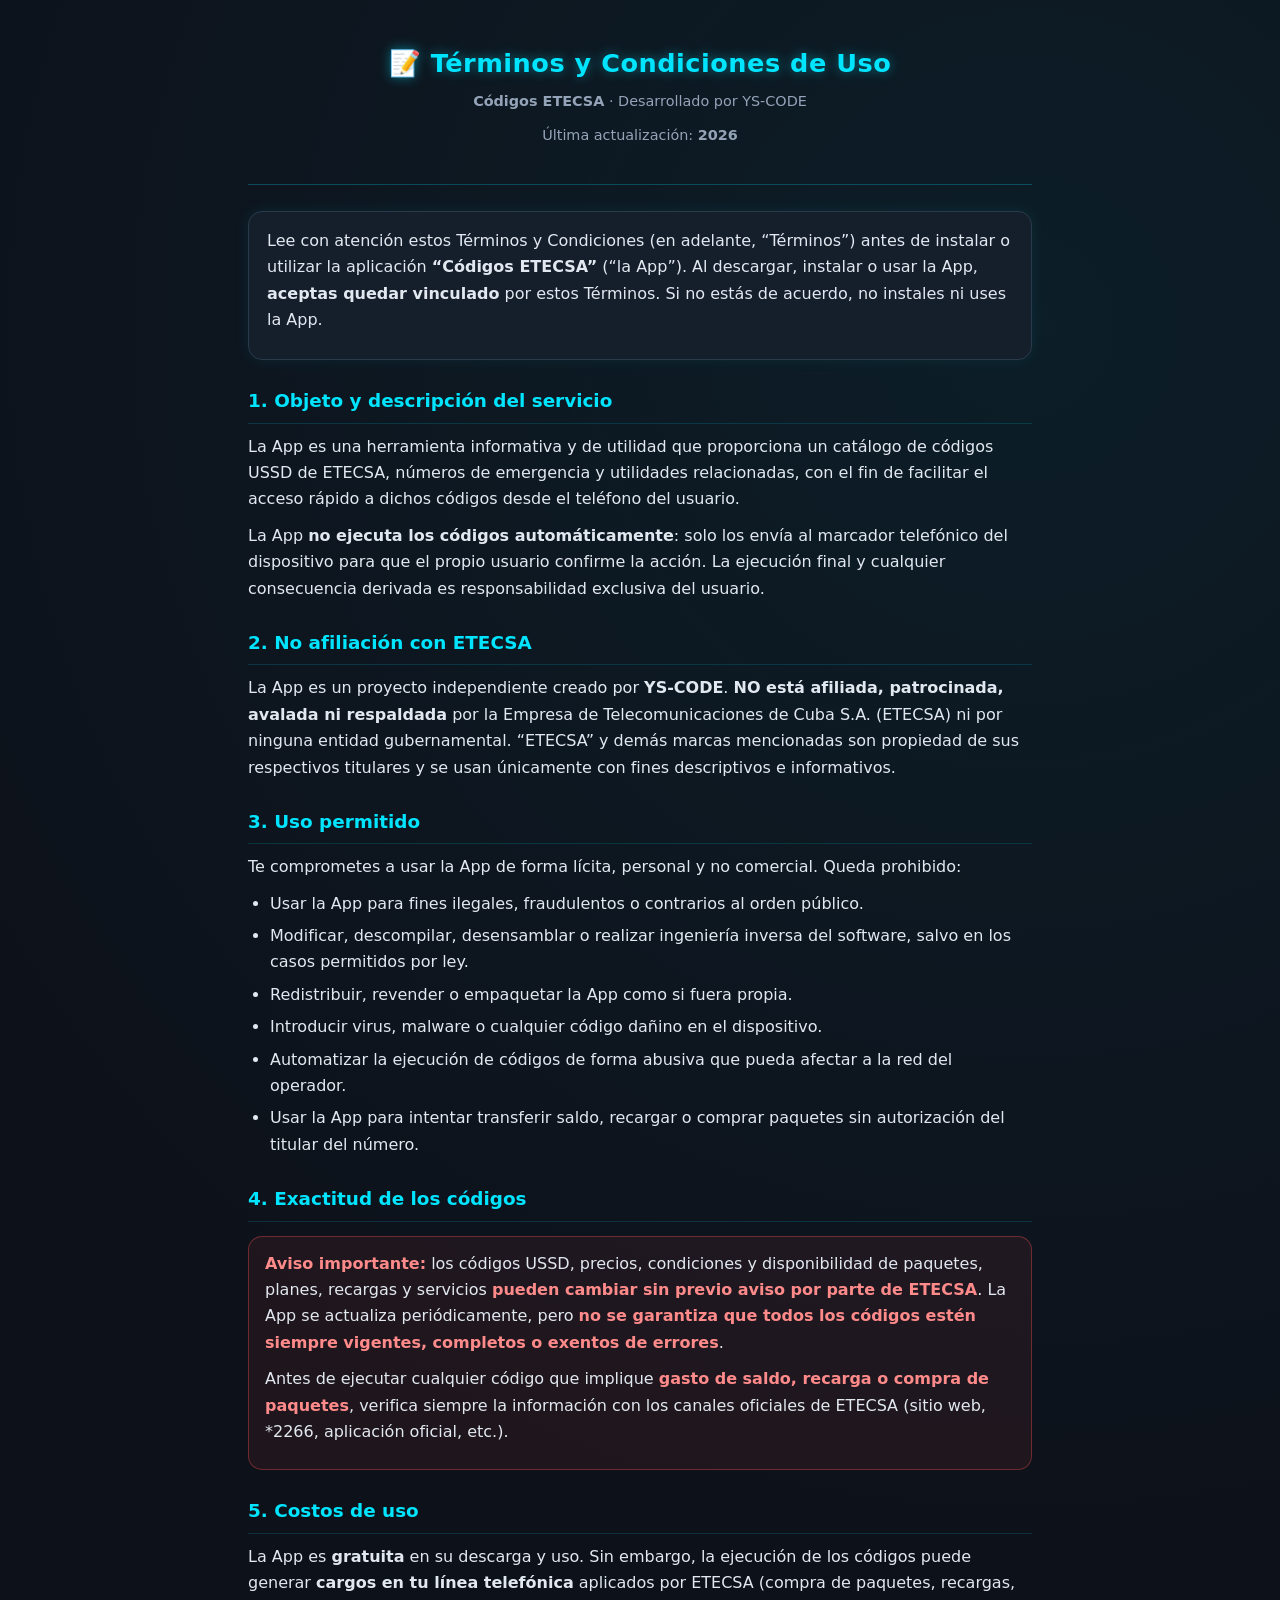
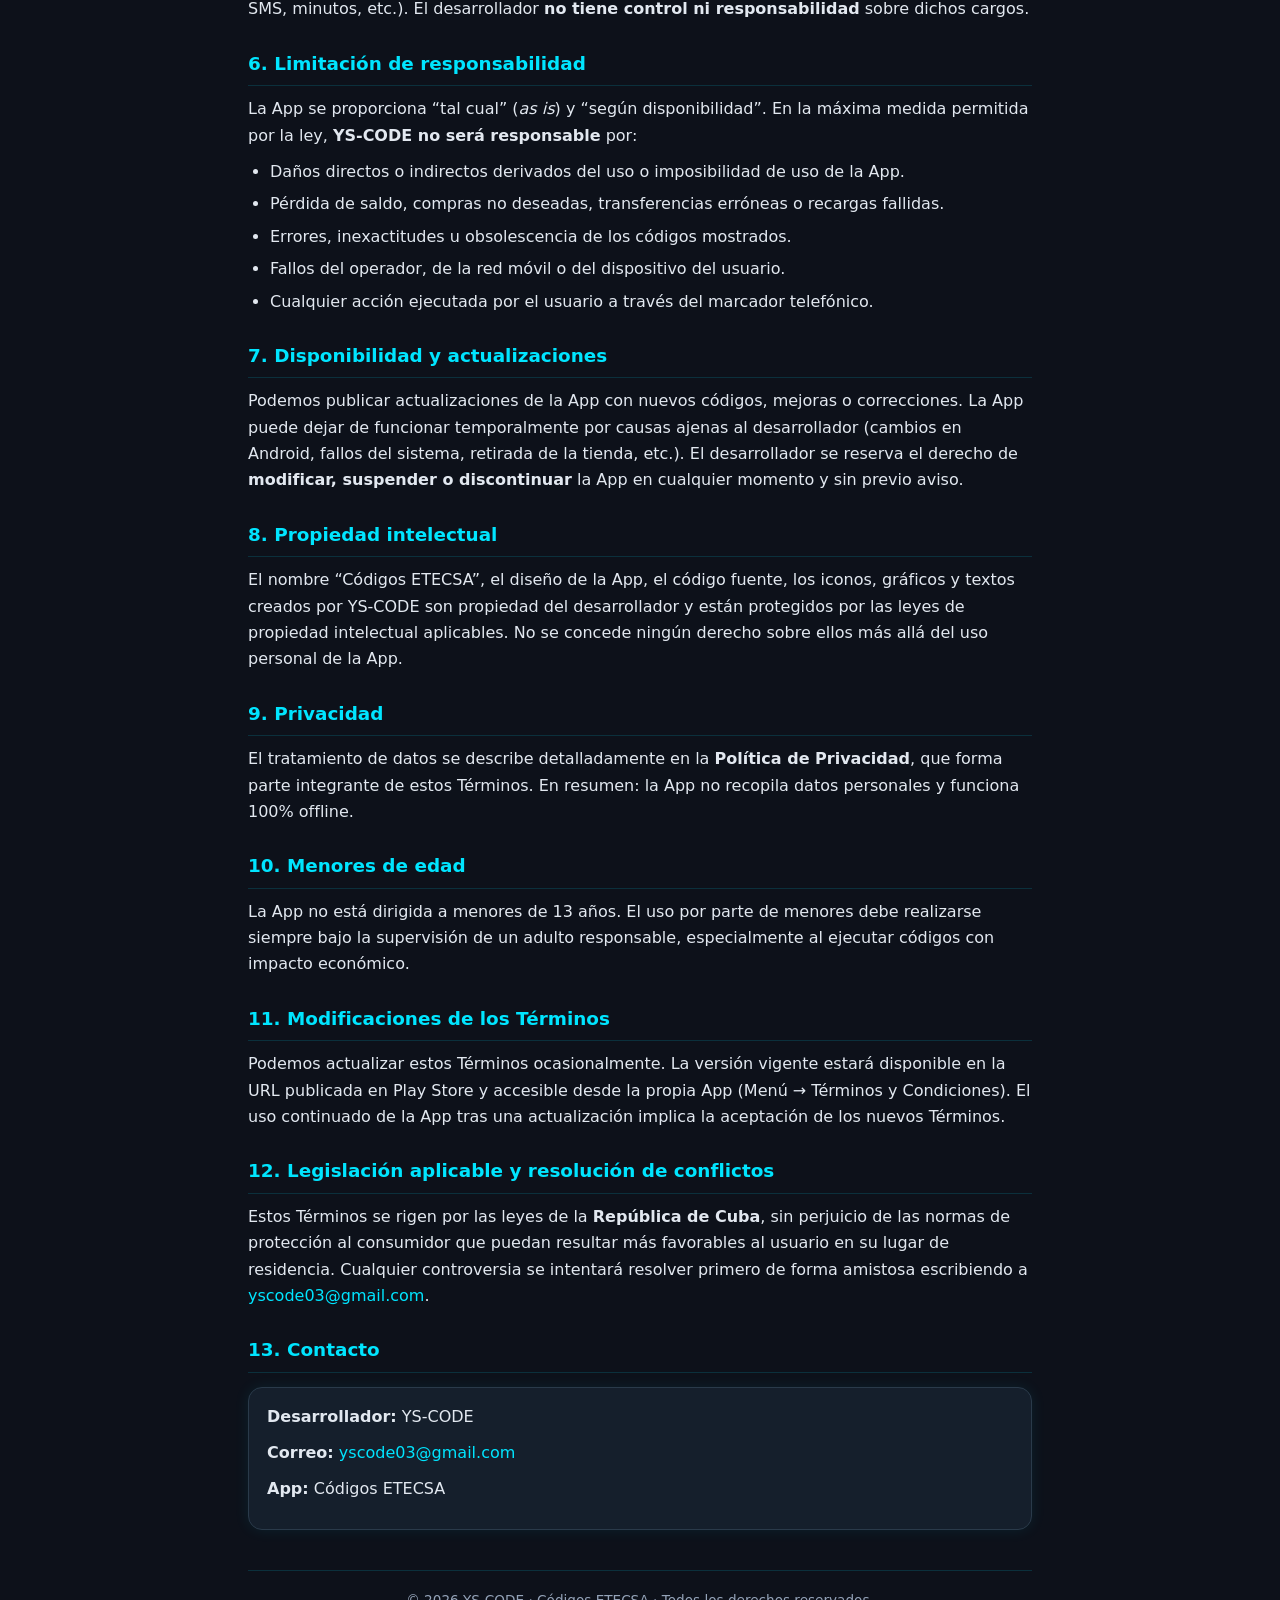
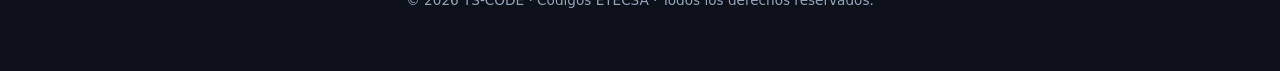
<file: Datosapks/legal/etecsacodes/terminos.html>
<!DOCTYPE html>
<html lang="es">
<head>
<meta charset="UTF-8">
<meta name="viewport" content="width=device-width, initial-scale=1.0">
<title>Términos y Condiciones – Códigos ETECSA</title>
<style>
  :root{
    --cyan:#00e5ff; --bg:#0d111a; --surface:#151f2c; --text:#e2e8f0;
    --dim:#94a3b8; --border:#2a3a4a; --radius:14px;
  }
  *{margin:0;padding:0;box-sizing:border-box}
  body{
    font-family:'Segoe UI',Roboto,system-ui,sans-serif;
    background:var(--bg);
    background-image:radial-gradient(circle at 80% 10%,rgba(0,229,255,.06) 0%,transparent 40%);
    color:var(--text);line-height:1.65;
    padding:24px 18px 60px;max-width:820px;margin:0 auto;min-height:100vh;
  }
  header{
    text-align:center;padding:18px 12px 26px;
    border-bottom:1px solid rgba(0,229,255,.25);margin-bottom:26px;
  }
  header h1{
    font-size:1.6rem;color:var(--cyan);
    text-shadow:0 0 12px rgba(0,229,255,.45);letter-spacing:.5px;
  }
  header p{color:var(--dim);font-size:.9rem;margin-top:6px}
  h2{
    font-size:1.15rem;color:var(--cyan);margin:26px 0 10px;
    padding-bottom:6px;border-bottom:1px solid rgba(0,229,255,.15);
  }
  p{margin-bottom:10px}
  ul{margin:8px 0 14px 22px}
  li{margin-bottom:6px}
  a{color:var(--cyan);text-decoration:none}
  a:hover{text-decoration:underline}
  .card{
    background:var(--surface);border:1px solid var(--border);
    border-radius:var(--radius);padding:16px 18px;margin:14px 0;
    box-shadow:0 0 15px rgba(0,229,255,.08);
  }
  .warn{
    background:rgba(255,80,80,.08);border:1px solid rgba(255,80,80,.35);
    border-radius:var(--radius);padding:14px 16px;margin:14px 0;
  }
  .warn strong{color:#ff8a8a}
  footer{
    margin-top:40px;padding-top:18px;
    border-top:1px solid rgba(0,229,255,.15);
    text-align:center;color:var(--dim);font-size:.85rem;
  }
</style>
</head>
<body>

<header>
  <h1>📝 Términos y Condiciones de Uso</h1>
  <p><strong>Códigos ETECSA</strong> · Desarrollado por YS-CODE</p>
  <p>Última actualización: <strong>2026</strong></p>
</header>

<div class="card">
  <p>
    Lee con atención estos Términos y Condiciones (en adelante, “Términos”) antes de instalar o utilizar la aplicación
    <strong>“Códigos ETECSA”</strong> (“la App”). Al descargar, instalar o usar la App, <strong>aceptas quedar vinculado</strong>
    por estos Términos. Si no estás de acuerdo, no instales ni uses la App.
  </p>
</div>

<h2>1. Objeto y descripción del servicio</h2>
<p>
  La App es una herramienta informativa y de utilidad que proporciona un catálogo de códigos USSD de ETECSA,
  números de emergencia y utilidades relacionadas, con el fin de facilitar el acceso rápido a dichos códigos desde el teléfono del usuario.
</p>
<p>
  La App <strong>no ejecuta los códigos automáticamente</strong>: solo los envía al marcador telefónico del dispositivo para que
  el propio usuario confirme la acción. La ejecución final y cualquier consecuencia derivada es responsabilidad exclusiva del usuario.
</p>

<h2>2. No afiliación con ETECSA</h2>
<p>
  La App es un proyecto independiente creado por <strong>YS-CODE</strong>. <strong>NO está afiliada, patrocinada, avalada ni respaldada</strong>
  por la Empresa de Telecomunicaciones de Cuba S.A. (ETECSA) ni por ninguna entidad gubernamental.
  “ETECSA” y demás marcas mencionadas son propiedad de sus respectivos titulares y se usan únicamente con fines descriptivos e informativos.
</p>

<h2>3. Uso permitido</h2>
<p>Te comprometes a usar la App de forma lícita, personal y no comercial. Queda prohibido:</p>
<ul>
  <li>Usar la App para fines ilegales, fraudulentos o contrarios al orden público.</li>
  <li>Modificar, descompilar, desensamblar o realizar ingeniería inversa del software, salvo en los casos permitidos por ley.</li>
  <li>Redistribuir, revender o empaquetar la App como si fuera propia.</li>
  <li>Introducir virus, malware o cualquier código dañino en el dispositivo.</li>
  <li>Automatizar la ejecución de códigos de forma abusiva que pueda afectar a la red del operador.</li>
  <li>Usar la App para intentar transferir saldo, recargar o comprar paquetes sin autorización del titular del número.</li>
</ul>

<h2>4. Exactitud de los códigos</h2>
<div class="warn">
  <p>
    <strong>Aviso importante:</strong> los códigos USSD, precios, condiciones y disponibilidad de paquetes,
    planes, recargas y servicios <strong>pueden cambiar sin previo aviso por parte de ETECSA</strong>.
    La App se actualiza periódicamente, pero <strong>no se garantiza que todos los códigos estén siempre vigentes, completos o exentos de errores</strong>.
  </p>
  <p>
    Antes de ejecutar cualquier código que implique <strong>gasto de saldo, recarga o compra de paquetes</strong>,
    verifica siempre la información con los canales oficiales de ETECSA (sitio web, *2266, aplicación oficial, etc.).
  </p>
</div>

<h2>5. Costos de uso</h2>
<p>
  La App es <strong>gratuita</strong> en su descarga y uso. Sin embargo, la ejecución de los códigos puede generar
  <strong>cargos en tu línea telefónica</strong> aplicados por ETECSA (compra de paquetes, recargas, SMS, minutos, etc.).
  El desarrollador <strong>no tiene control ni responsabilidad</strong> sobre dichos cargos.
</p>

<h2>6. Limitación de responsabilidad</h2>
<p>
  La App se proporciona “tal cual” (<em>as is</em>) y “según disponibilidad”. En la máxima medida permitida por la ley,
  <strong>YS-CODE no será responsable</strong> por:
</p>
<ul>
  <li>Daños directos o indirectos derivados del uso o imposibilidad de uso de la App.</li>
  <li>Pérdida de saldo, compras no deseadas, transferencias erróneas o recargas fallidas.</li>
  <li>Errores, inexactitudes u obsolescencia de los códigos mostrados.</li>
  <li>Fallos del operador, de la red móvil o del dispositivo del usuario.</li>
  <li>Cualquier acción ejecutada por el usuario a través del marcador telefónico.</li>
</ul>

<h2>7. Disponibilidad y actualizaciones</h2>
<p>
  Podemos publicar actualizaciones de la App con nuevos códigos, mejoras o correcciones.
  La App puede dejar de funcionar temporalmente por causas ajenas al desarrollador (cambios en Android,
  fallos del sistema, retirada de la tienda, etc.). El desarrollador se reserva el derecho de
  <strong>modificar, suspender o discontinuar</strong> la App en cualquier momento y sin previo aviso.
</p>

<h2>8. Propiedad intelectual</h2>
<p>
  El nombre “Códigos ETECSA”, el diseño de la App, el código fuente, los iconos, gráficos y textos creados por YS-CODE
  son propiedad del desarrollador y están protegidos por las leyes de propiedad intelectual aplicables.
  No se concede ningún derecho sobre ellos más allá del uso personal de la App.
</p>

<h2>9. Privacidad</h2>
<p>
  El tratamiento de datos se describe detalladamente en la <strong>Política de Privacidad</strong>, que forma parte integrante
  de estos Términos. En resumen: la App no recopila datos personales y funciona 100% offline.
</p>

<h2>10. Menores de edad</h2>
<p>
  La App no está dirigida a menores de 13 años. El uso por parte de menores debe realizarse siempre
  bajo la supervisión de un adulto responsable, especialmente al ejecutar códigos con impacto económico.
</p>

<h2>11. Modificaciones de los Términos</h2>
<p>
  Podemos actualizar estos Términos ocasionalmente. La versión vigente estará disponible en la URL publicada
  en Play Store y accesible desde la propia App (Menú → Términos y Condiciones). El uso continuado de la App tras
  una actualización implica la aceptación de los nuevos Términos.
</p>

<h2>12. Legislación aplicable y resolución de conflictos</h2>
<p>
  Estos Términos se rigen por las leyes de la <strong>República de Cuba</strong>, sin perjuicio de las normas de protección
  al consumidor que puedan resultar más favorables al usuario en su lugar de residencia.
  Cualquier controversia se intentará resolver primero de forma amistosa escribiendo a
  <a href="mailto:yscode03@gmail.com">yscode03@gmail.com</a>.
</p>

<h2>13. Contacto</h2>
<div class="card">
  <p><strong>Desarrollador:</strong> YS-CODE</p>
  <p><strong>Correo:</strong> <a href="mailto:yscode03@gmail.com">yscode03@gmail.com</a></p>
  <p><strong>App:</strong> Códigos ETECSA</p>
</div>

<footer>
  © 2026 YS-CODE · Códigos ETECSA · Todos los derechos reservados.
</footer>

</body>
</html>
</file>
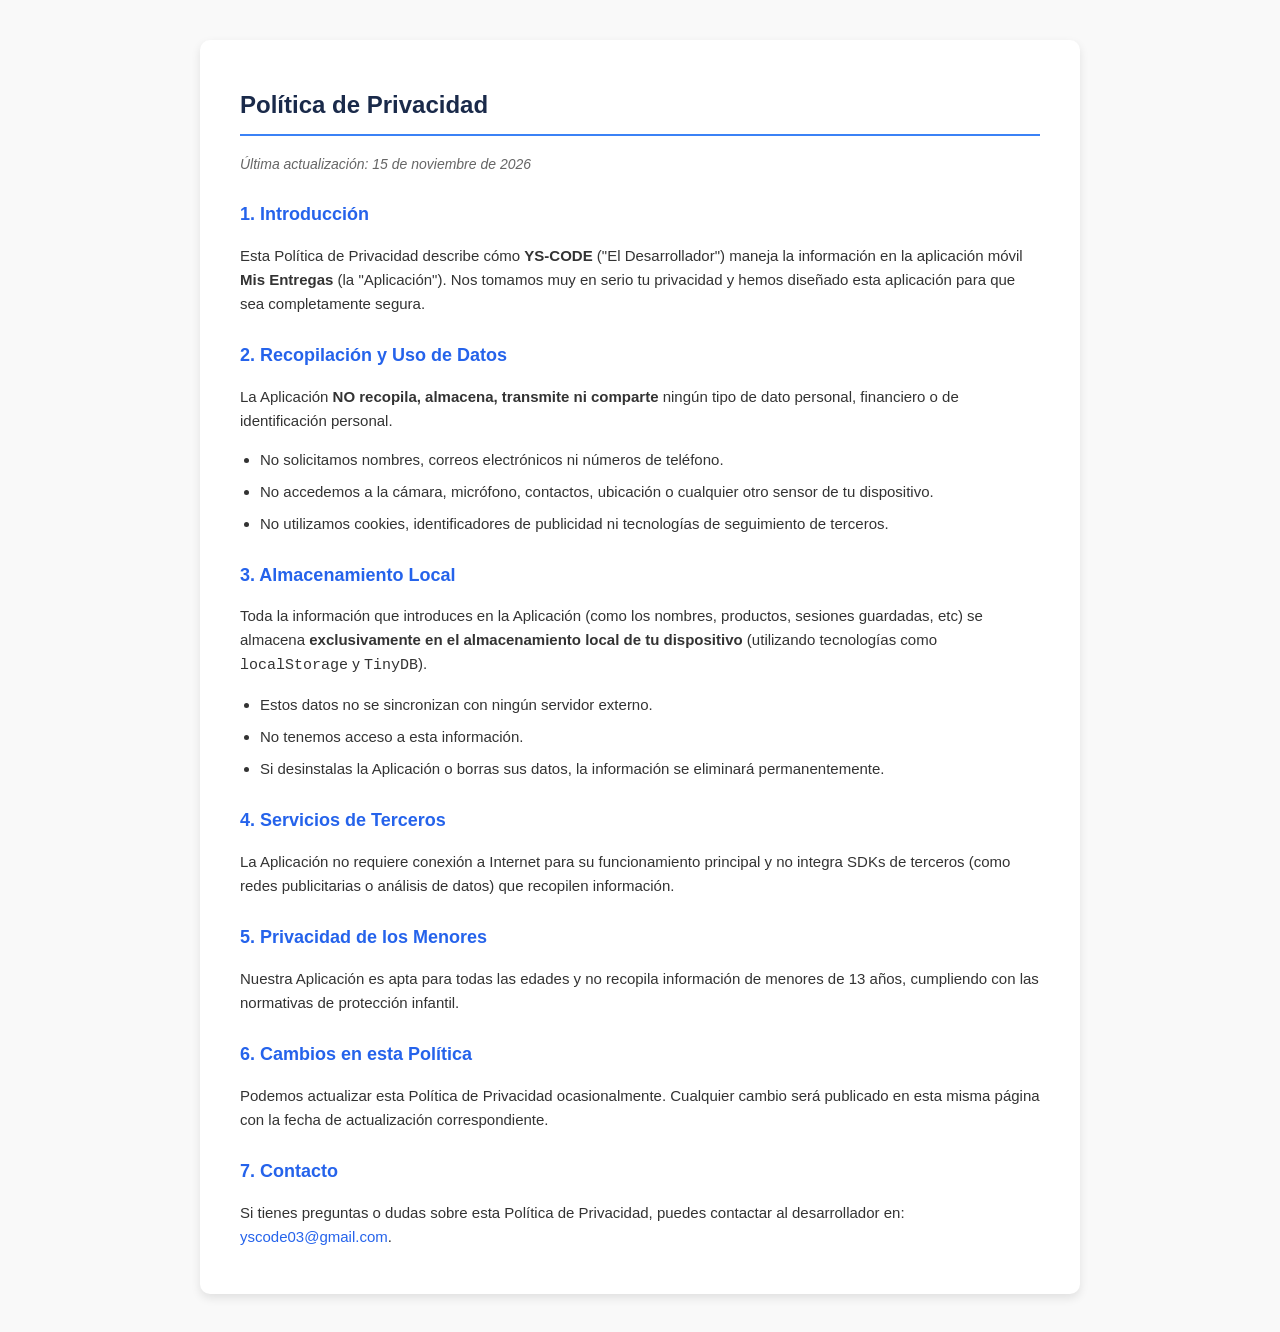
<file: Datosapks/legal/misentregas/politica.html>
<!DOCTYPE html>
<html lang="es">
<head>
    <meta charset="UTF-8">
    <meta name="viewport" content="width=device-width, initial-scale=1.0">
    <title>Política de Privacidad - Mis Entregas</title>
    <style>
        body {
            font-family: 'Segoe UI', Tahoma, Geneva, Verdana, sans-serif;
            line-height: 1.6;
            color: #333;
            background-color: #f9f9f9;
            margin: 0;
            padding: 0;
        }
        .container {
            max-width: 800px;
            margin: 40px auto;
            background: #fff;
            padding: 30px 40px;
            border-radius: 10px;
            box-shadow: 0 4px 10px rgba(0,0,0,0.1);
        }
        h1 {
            color: #1a2a4a;
            border-bottom: 2px solid #3b82f6;
            padding-bottom: 10px;
            font-size: 24px;
        }
        h2 {
            color: #2563eb;
            font-size: 18px;
            margin-top: 25px;
        }
        p, ul {
            font-size: 15px;
            margin-bottom: 15px;
        }
        ul {
            padding-left: 20px;
        }
        li {
            margin-bottom: 8px;
        }
        .date {
            font-style: italic;
            color: #666;
            font-size: 14px;
        }
        a {
            color: #2563eb;
            text-decoration: none;
        }
        a:hover {
            text-decoration: underline;
        }
        @media (max-width: 600px) {
            .container {
                margin: 10px;
                padding: 20px;
            }
            h1 { font-size: 20px; }
            h2 { font-size: 16px; }
        }
    </style>
</head>
<body>
    <div class="container">
        <h1>Política de Privacidad</h1>
        <p class="date">Última actualización: 15 de noviembre de 2026</p>

        <h2>1. Introducción</h2>
        <p>Esta Política de Privacidad describe cómo <strong>YS-CODE</strong> ("El Desarrollador") maneja la información en la aplicación móvil <strong>Mis Entregas</strong> (la "Aplicación"). Nos tomamos muy en serio tu privacidad y hemos diseñado esta aplicación para que sea completamente segura.</p>

        <h2>2. Recopilación y Uso de Datos</h2>
        <p>La Aplicación <strong>NO recopila, almacena, transmite ni comparte</strong> ningún tipo de dato personal, financiero o de identificación personal.</p>
        <ul>
            <li>No solicitamos nombres, correos electrónicos ni números de teléfono.</li>
            <li>No accedemos a la cámara, micrófono, contactos, ubicación o cualquier otro sensor de tu dispositivo.</li>
            <li>No utilizamos cookies, identificadores de publicidad ni tecnologías de seguimiento de terceros.</li>
        </ul>

        <h2>3. Almacenamiento Local</h2>
        <p>Toda la información que introduces en la Aplicación (como los nombres, productos, sesiones guardadas, etc) se almacena <strong>exclusivamente en el almacenamiento local de tu dispositivo</strong> (utilizando tecnologías como <code>localStorage</code> y <code>TinyDB</code>).</p>
        <ul>
            <li>Estos datos no se sincronizan con ningún servidor externo.</li>
            <li>No tenemos acceso a esta información.</li>
            <li>Si desinstalas la Aplicación o borras sus datos, la información se eliminará permanentemente.</li>
        </ul>

        <h2>4. Servicios de Terceros</h2>
        <p>La Aplicación no requiere conexión a Internet para su funcionamiento principal y no integra SDKs de terceros (como redes publicitarias o análisis de datos) que recopilen información.</p>

        <h2>5. Privacidad de los Menores</h2>
        <p>Nuestra Aplicación es apta para todas las edades y no recopila información de menores de 13 años, cumpliendo con las normativas de protección infantil.</p>

        <h2>6. Cambios en esta Política</h2>
        <p>Podemos actualizar esta Política de Privacidad ocasionalmente. Cualquier cambio será publicado en esta misma página con la fecha de actualización correspondiente.</p>

        <h2>7. Contacto</h2>
        <p>Si tienes preguntas o dudas sobre esta Política de Privacidad, puedes contactar al desarrollador en: <a href="mailto:yscode03@gmail.com">yscode03@gmail.com</a>.</p>
    </div>
</body>
</html>
</file>
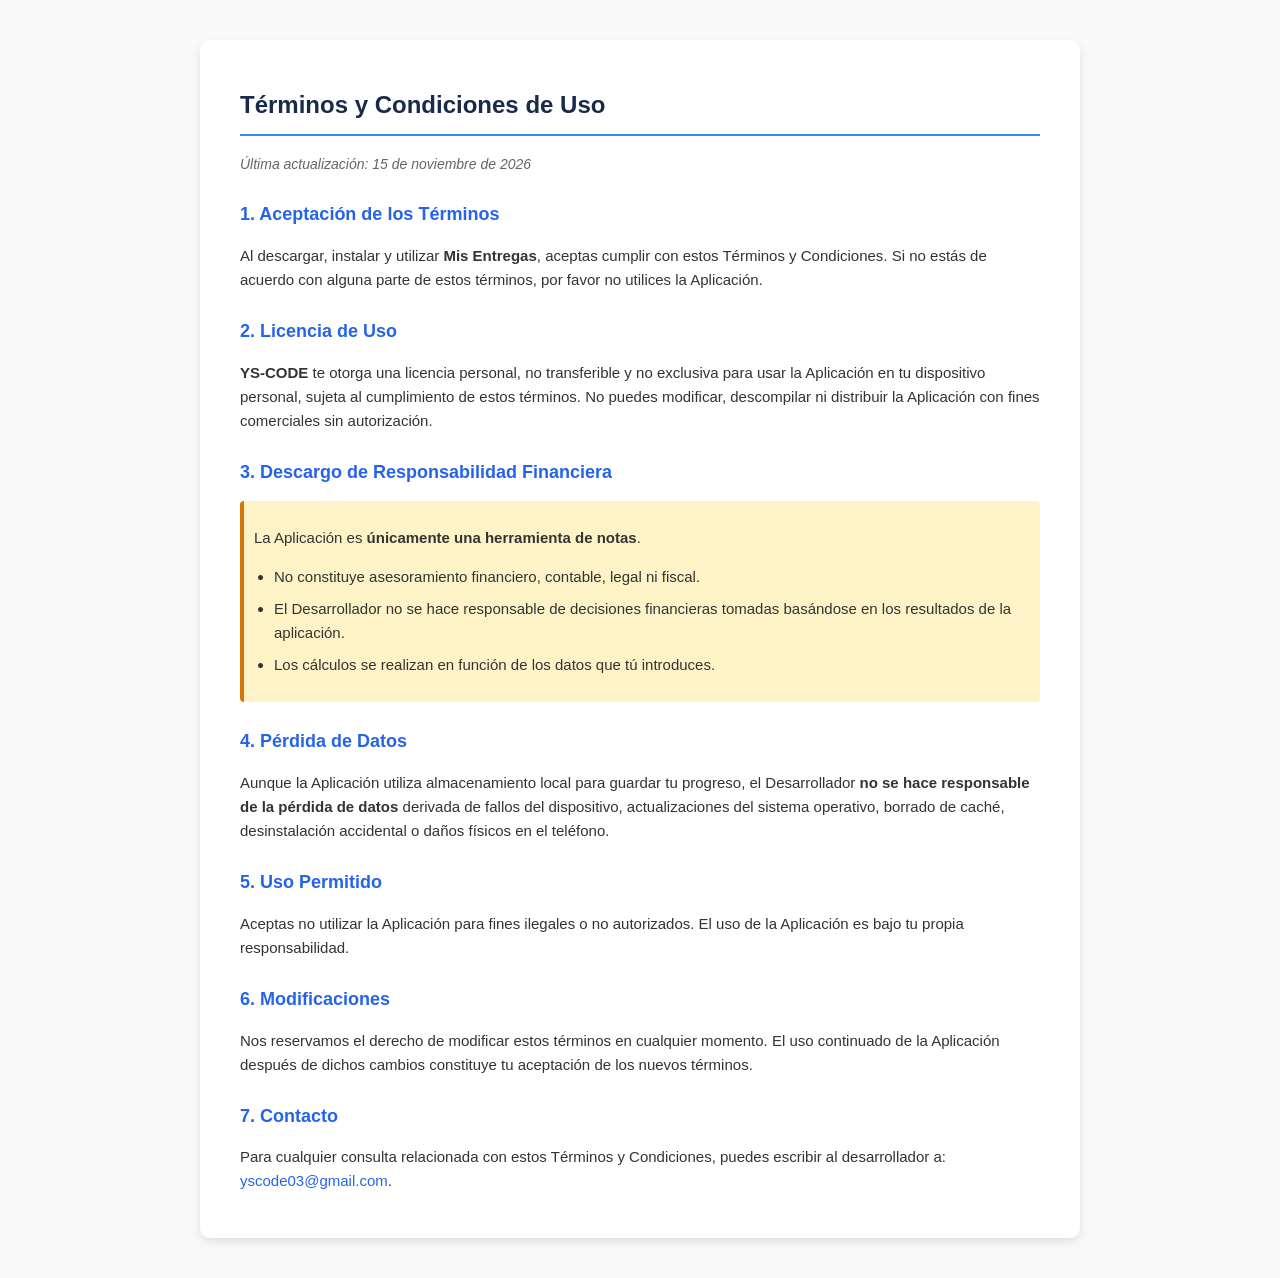
<file: Datosapks/legal/misentregas/terminos.html>
<!DOCTYPE html>
<html lang="es">
<head>
    <meta charset="UTF-8">
    <meta name="viewport" content="width=device-width, initial-scale=1.0">
    <title>Términos y Condiciones - Mis Entregas</title>
    <style>
        body {
            font-family: 'Segoe UI', Tahoma, Geneva, Verdana, sans-serif;
            line-height: 1.6;
            color: #333;
            background-color: #f9f9f9;
            margin: 0;
            padding: 0;
        }
        .container {
            max-width: 800px;
            margin: 40px auto;
            background: #fff;
            padding: 30px 40px;
            border-radius: 10px;
            box-shadow: 0 4px 10px rgba(0,0,0,0.1);
        }
        h1 {
            color: #1a2a4a;
            border-bottom: 2px solid #3b82f6;
            padding-bottom: 10px;
            font-size: 24px;
        }
        h2 {
            color: #2563eb;
            font-size: 18px;
            margin-top: 25px;
        }
        p, ul {
            font-size: 15px;
            margin-bottom: 15px;
        }
        ul {
            padding-left: 20px;
        }
        li {
            margin-bottom: 8px;
        }
        .date {
            font-style: italic;
            color: #666;
            font-size: 14px;
        }
        .highlight {
            background-color: #fef3c7;
            padding: 10px;
            border-left: 4px solid #d97706;
            border-radius: 4px;
        }
        a {
            color: #2563eb;
            text-decoration: none;
        }
        a:hover {
            text-decoration: underline;
        }
        @media (max-width: 600px) {
            .container {
                margin: 10px;
                padding: 20px;
            }
            h1 { font-size: 20px; }
            h2 { font-size: 16px; }
        }
    </style>
</head>
<body>
    <div class="container">
        <h1>Términos y Condiciones de Uso</h1>
        <p class="date">Última actualización: 15 de noviembre de 2026</p>

        <h2>1. Aceptación de los Términos</h2>
        <p>Al descargar, instalar y utilizar <strong>Mis Entregas</strong>, aceptas cumplir con estos Términos y Condiciones. Si no estás de acuerdo con alguna parte de estos términos, por favor no utilices la Aplicación.</p>

        <h2>2. Licencia de Uso</h2>
        <p><strong>YS-CODE</strong> te otorga una licencia personal, no transferible y no exclusiva para usar la Aplicación en tu dispositivo personal, sujeta al cumplimiento de estos términos. No puedes modificar, descompilar ni distribuir la Aplicación con fines comerciales sin autorización.</p>

        <h2>3. Descargo de Responsabilidad Financiera</h2>
        <div class="highlight">
            <p>La Aplicación es <strong>únicamente una herramienta de notas</strong>.</p>
            <ul>
                <li>No constituye asesoramiento financiero, contable, legal ni fiscal.</li>
                <li>El Desarrollador no se hace responsable de decisiones financieras tomadas basándose en los resultados de la aplicación.</li>
                <li>Los cálculos se realizan en función de los datos que tú introduces.</li>
            </ul>
        </div>

        <h2>4. Pérdida de Datos</h2>
        <p>Aunque la Aplicación utiliza almacenamiento local para guardar tu progreso, el Desarrollador <strong>no se hace responsable de la pérdida de datos</strong> derivada de fallos del dispositivo, actualizaciones del sistema operativo, borrado de caché, desinstalación accidental o daños físicos en el teléfono.</p>

        <h2>5. Uso Permitido</h2>
        <p>Aceptas no utilizar la Aplicación para fines ilegales o no autorizados. El uso de la Aplicación es bajo tu propia responsabilidad.</p>

        <h2>6. Modificaciones</h2>
        <p>Nos reservamos el derecho de modificar estos términos en cualquier momento. El uso continuado de la Aplicación después de dichos cambios constituye tu aceptación de los nuevos términos.</p>

        <h2>7. Contacto</h2>
        <p>Para cualquier consulta relacionada con estos Términos y Condiciones, puedes escribir al desarrollador a: <a href="mailto:yscode03@gmail.com">yscode03@gmail.com</a>.</p>
    </div>
</body>
</html>
</file>
